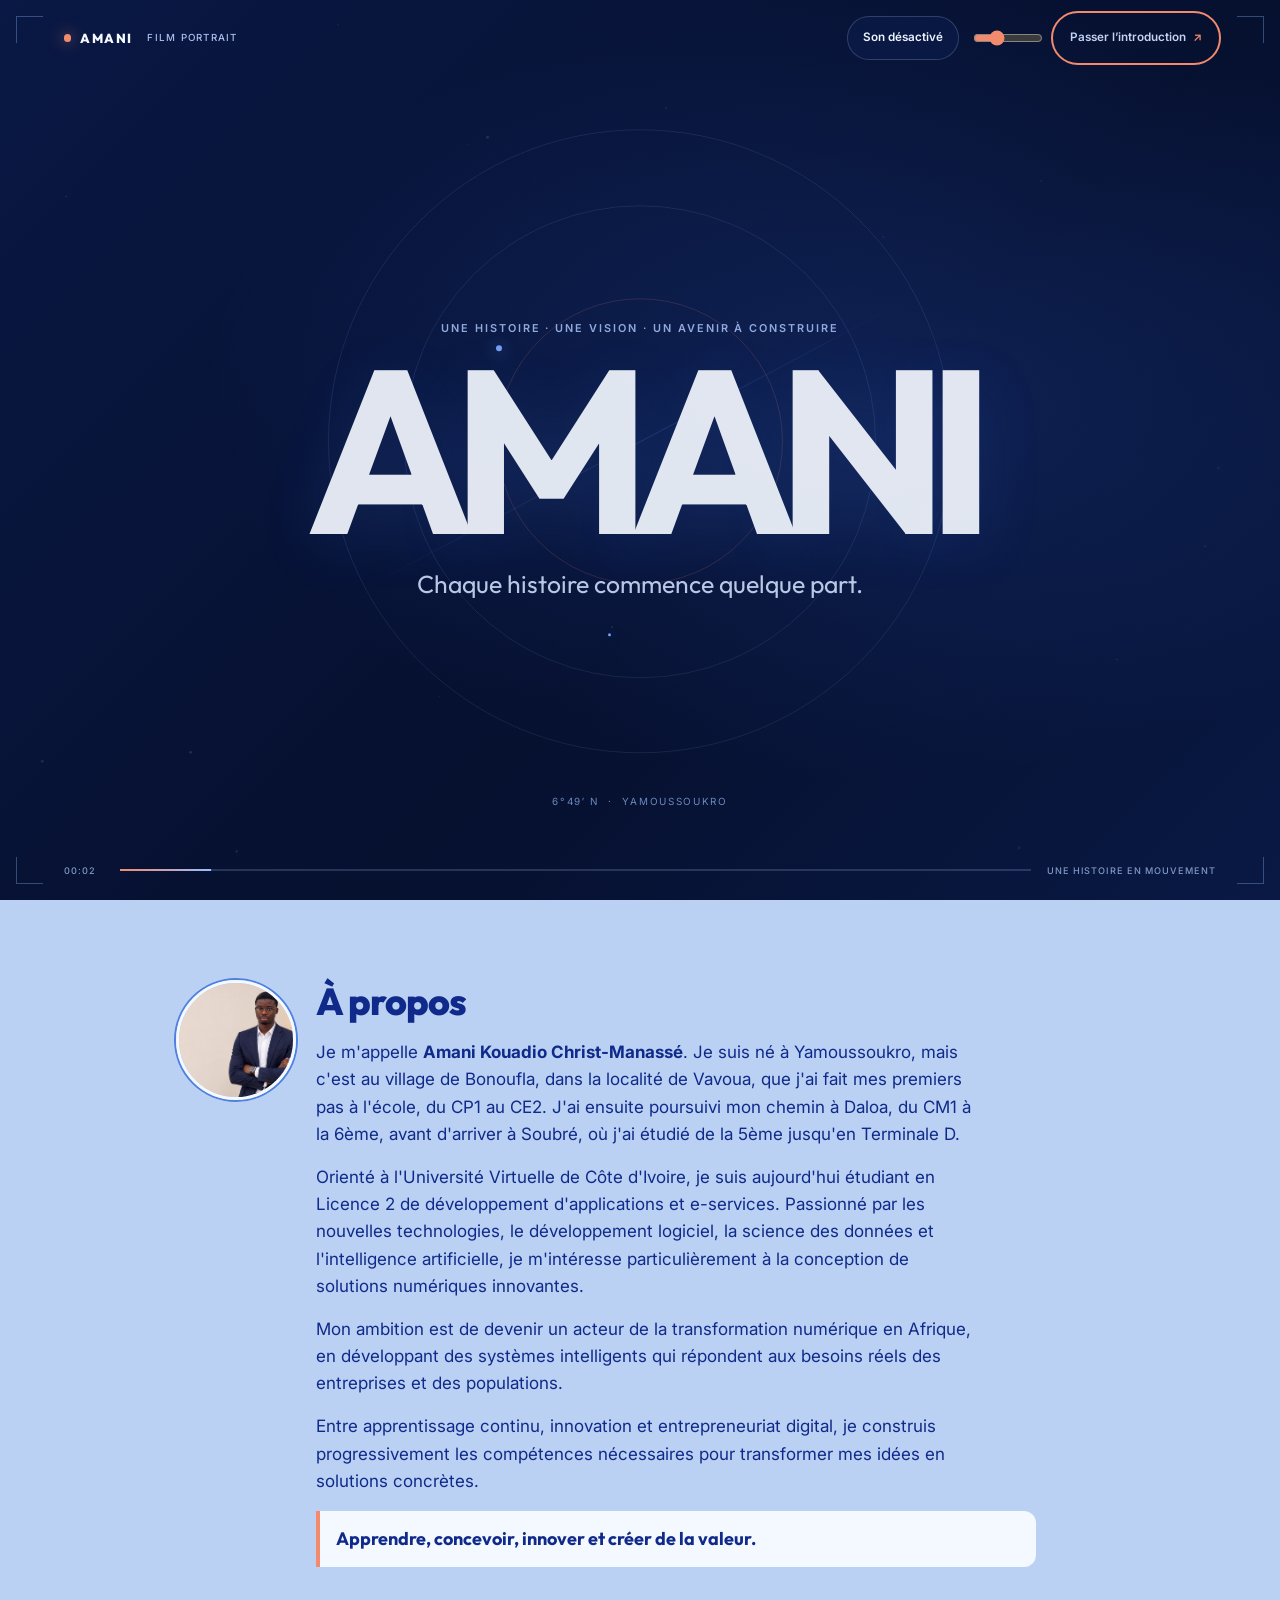
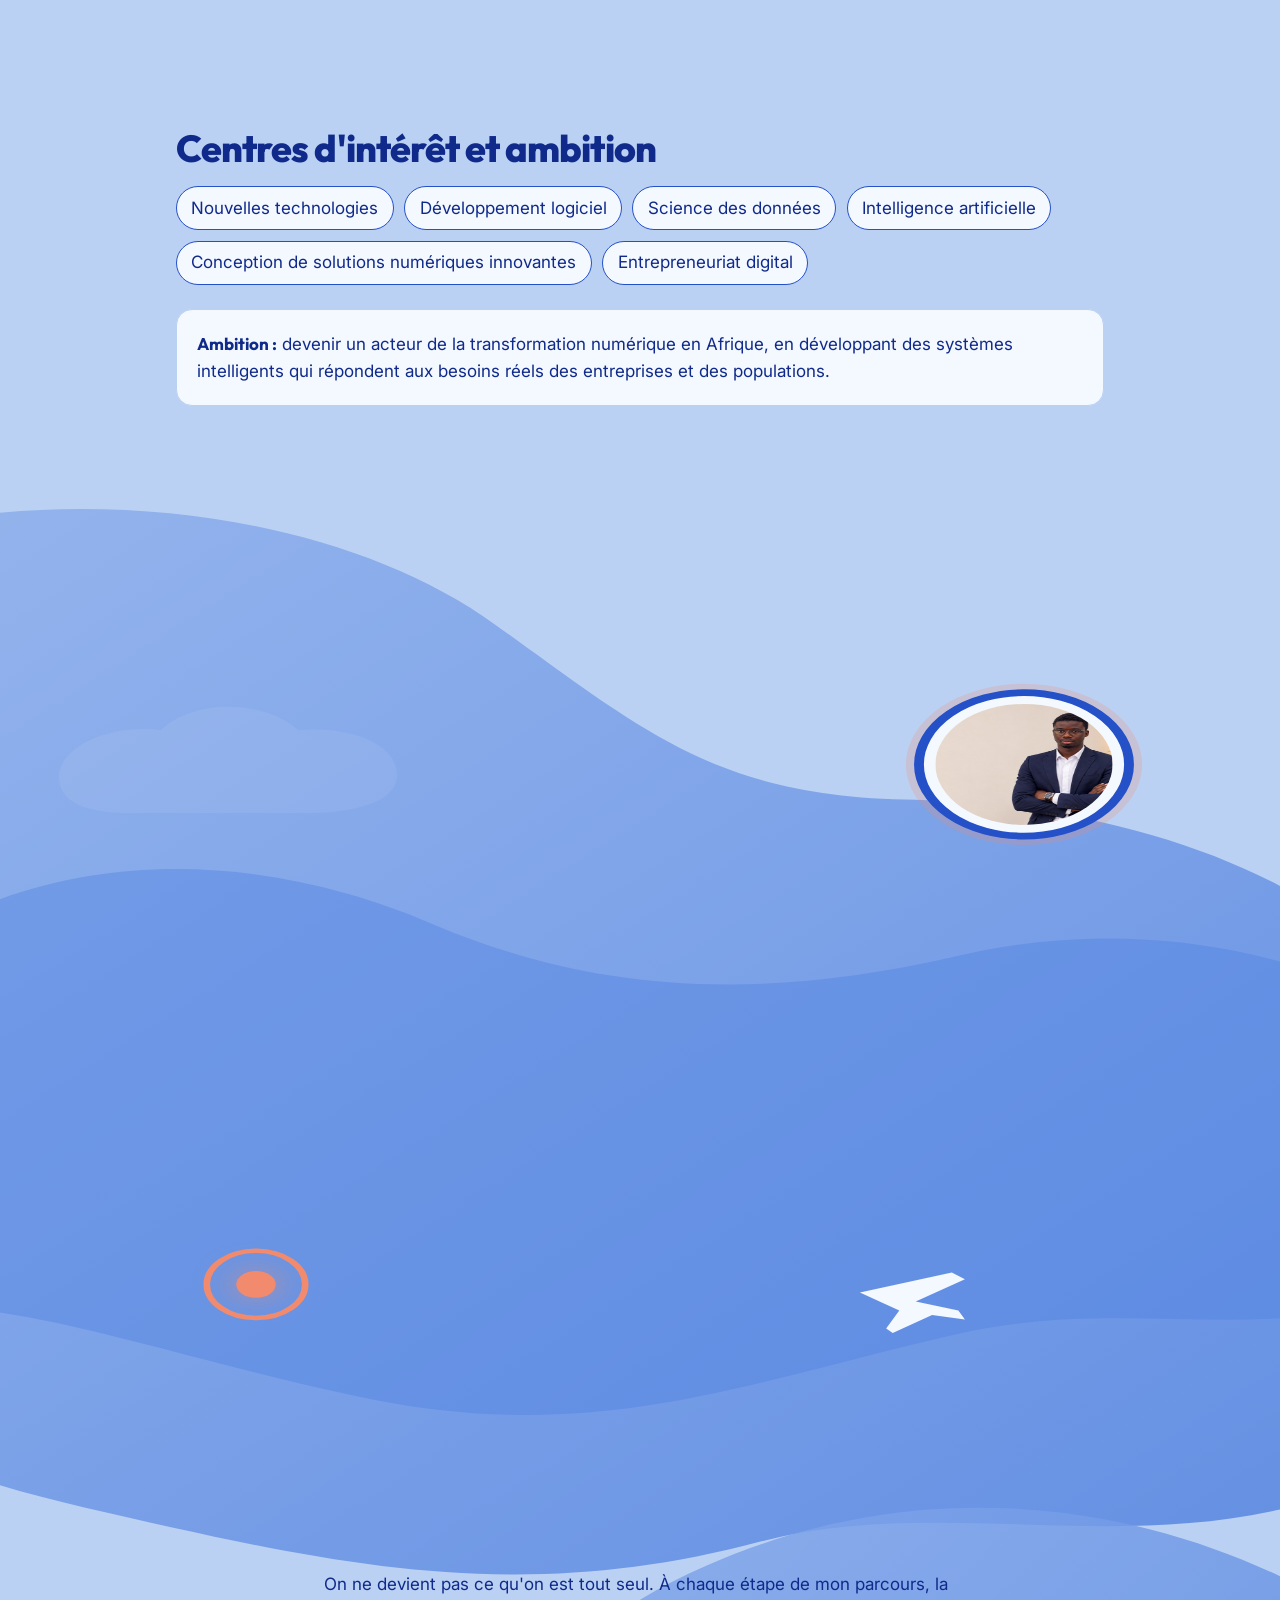
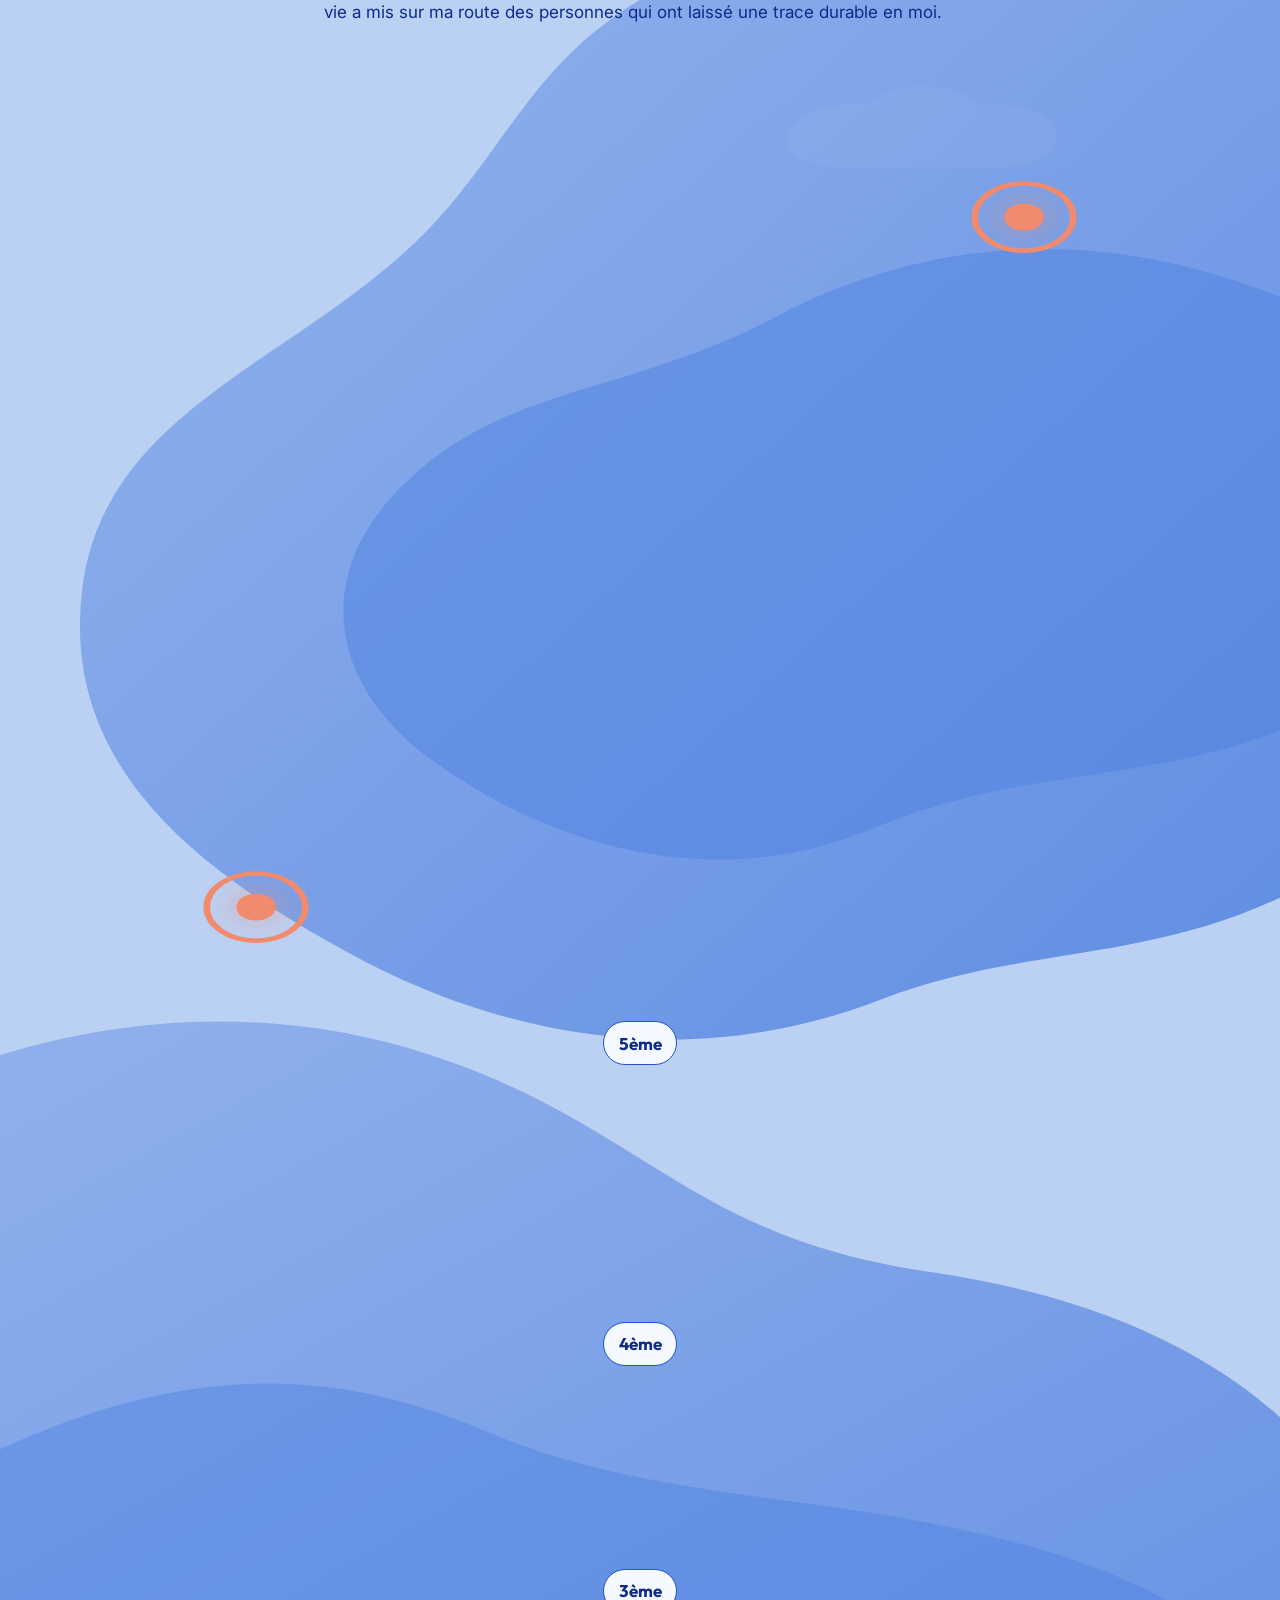
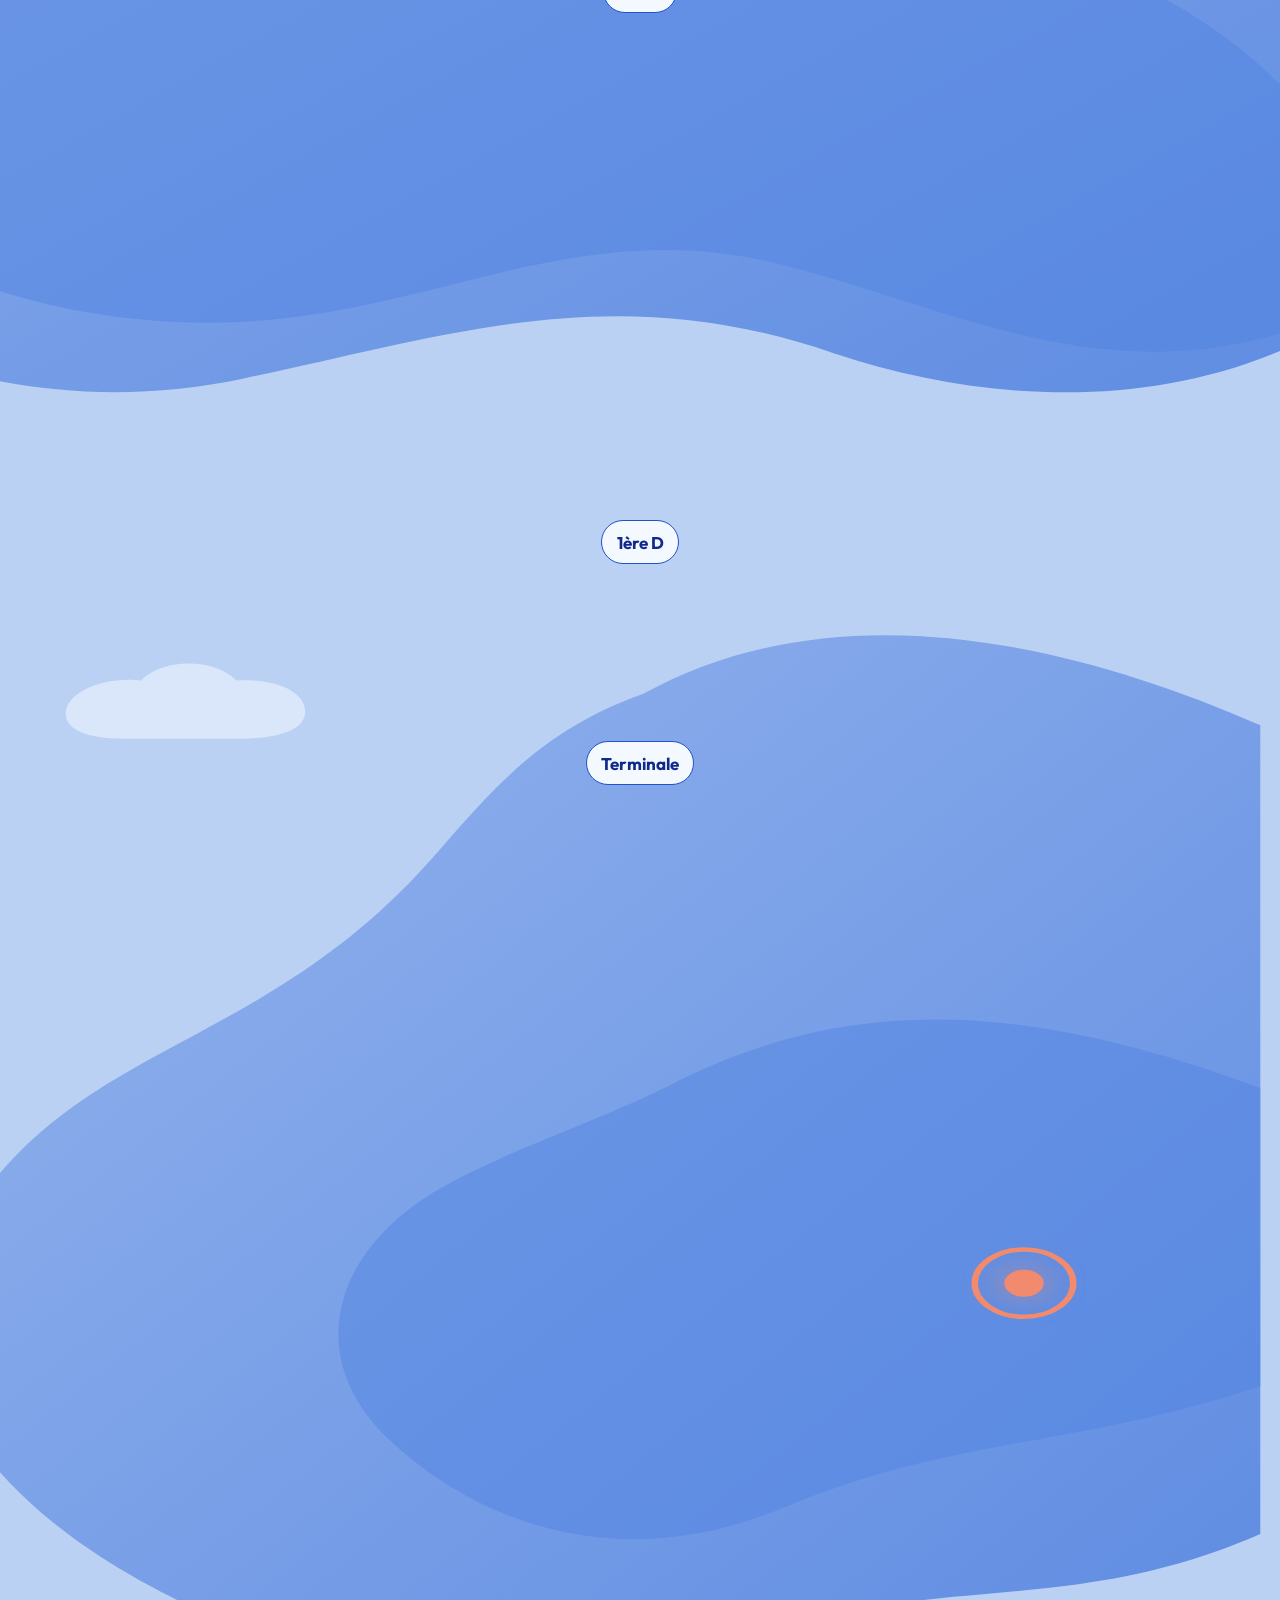
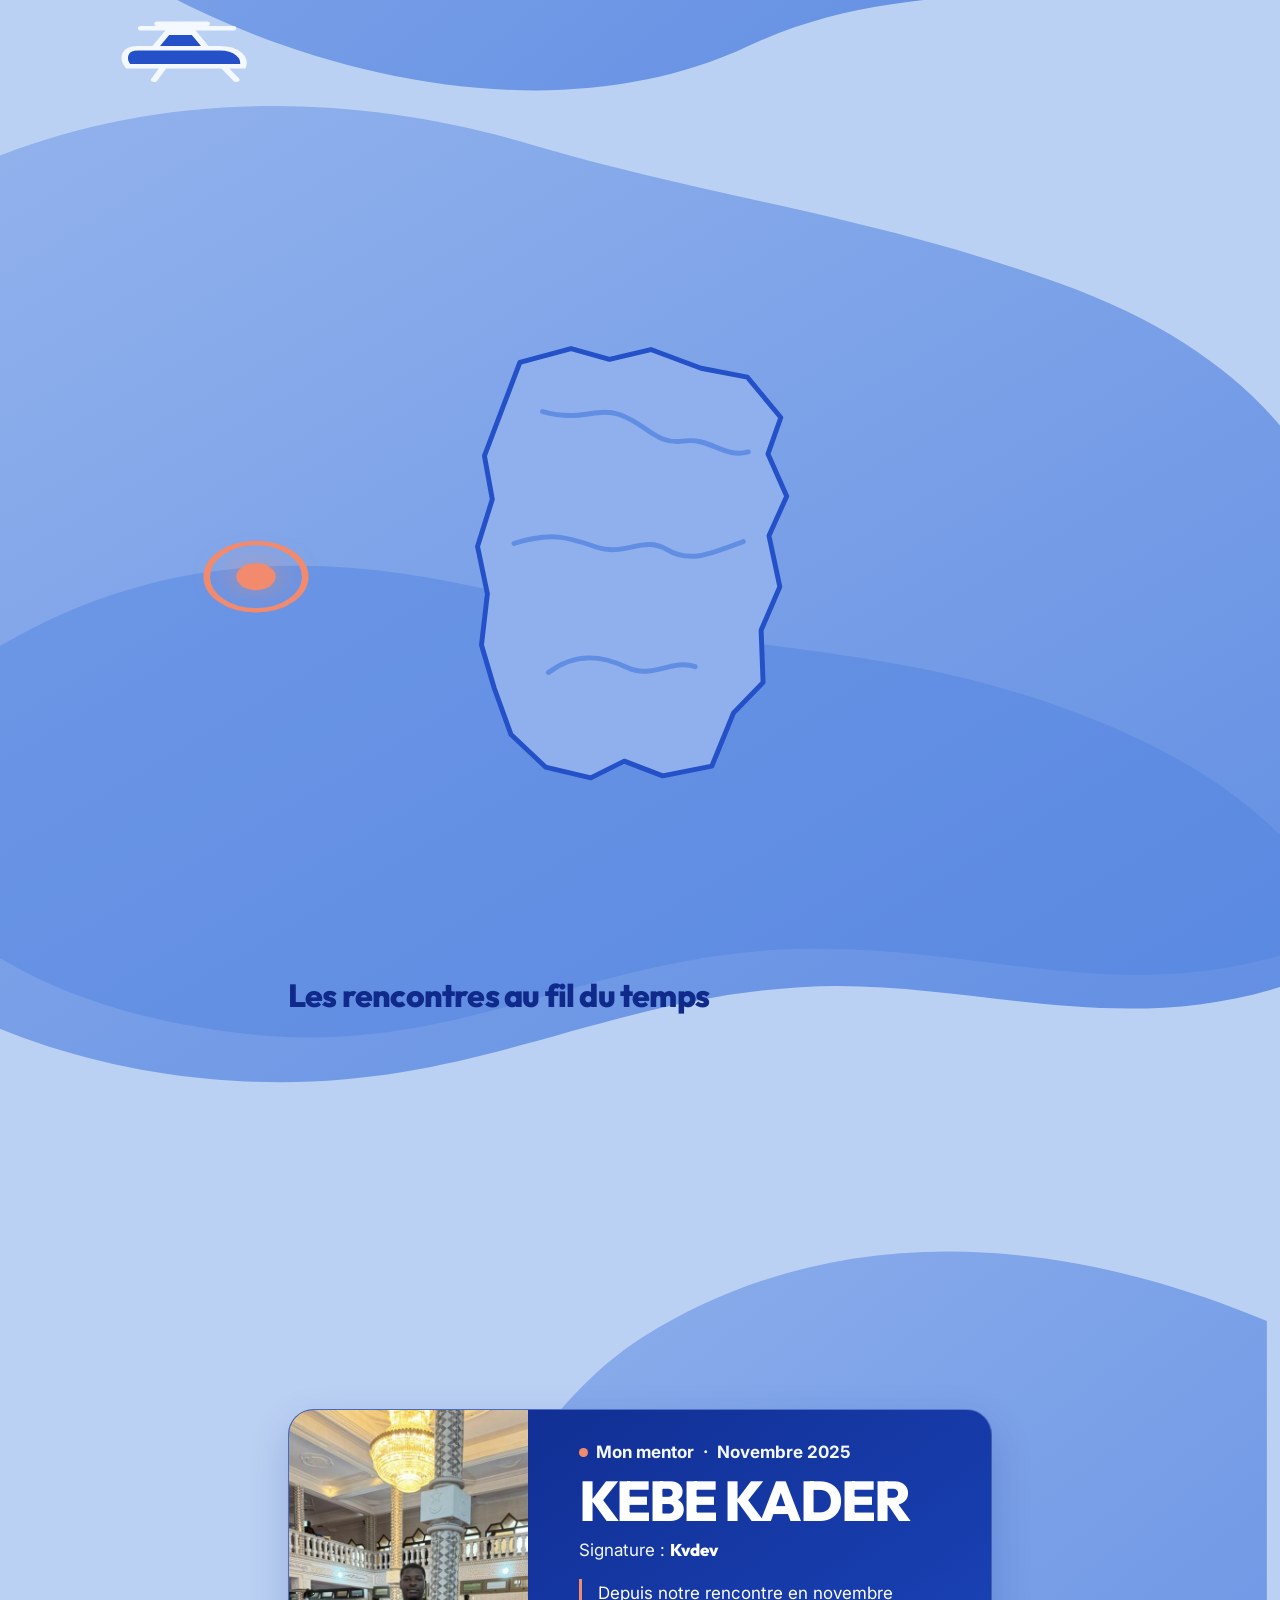
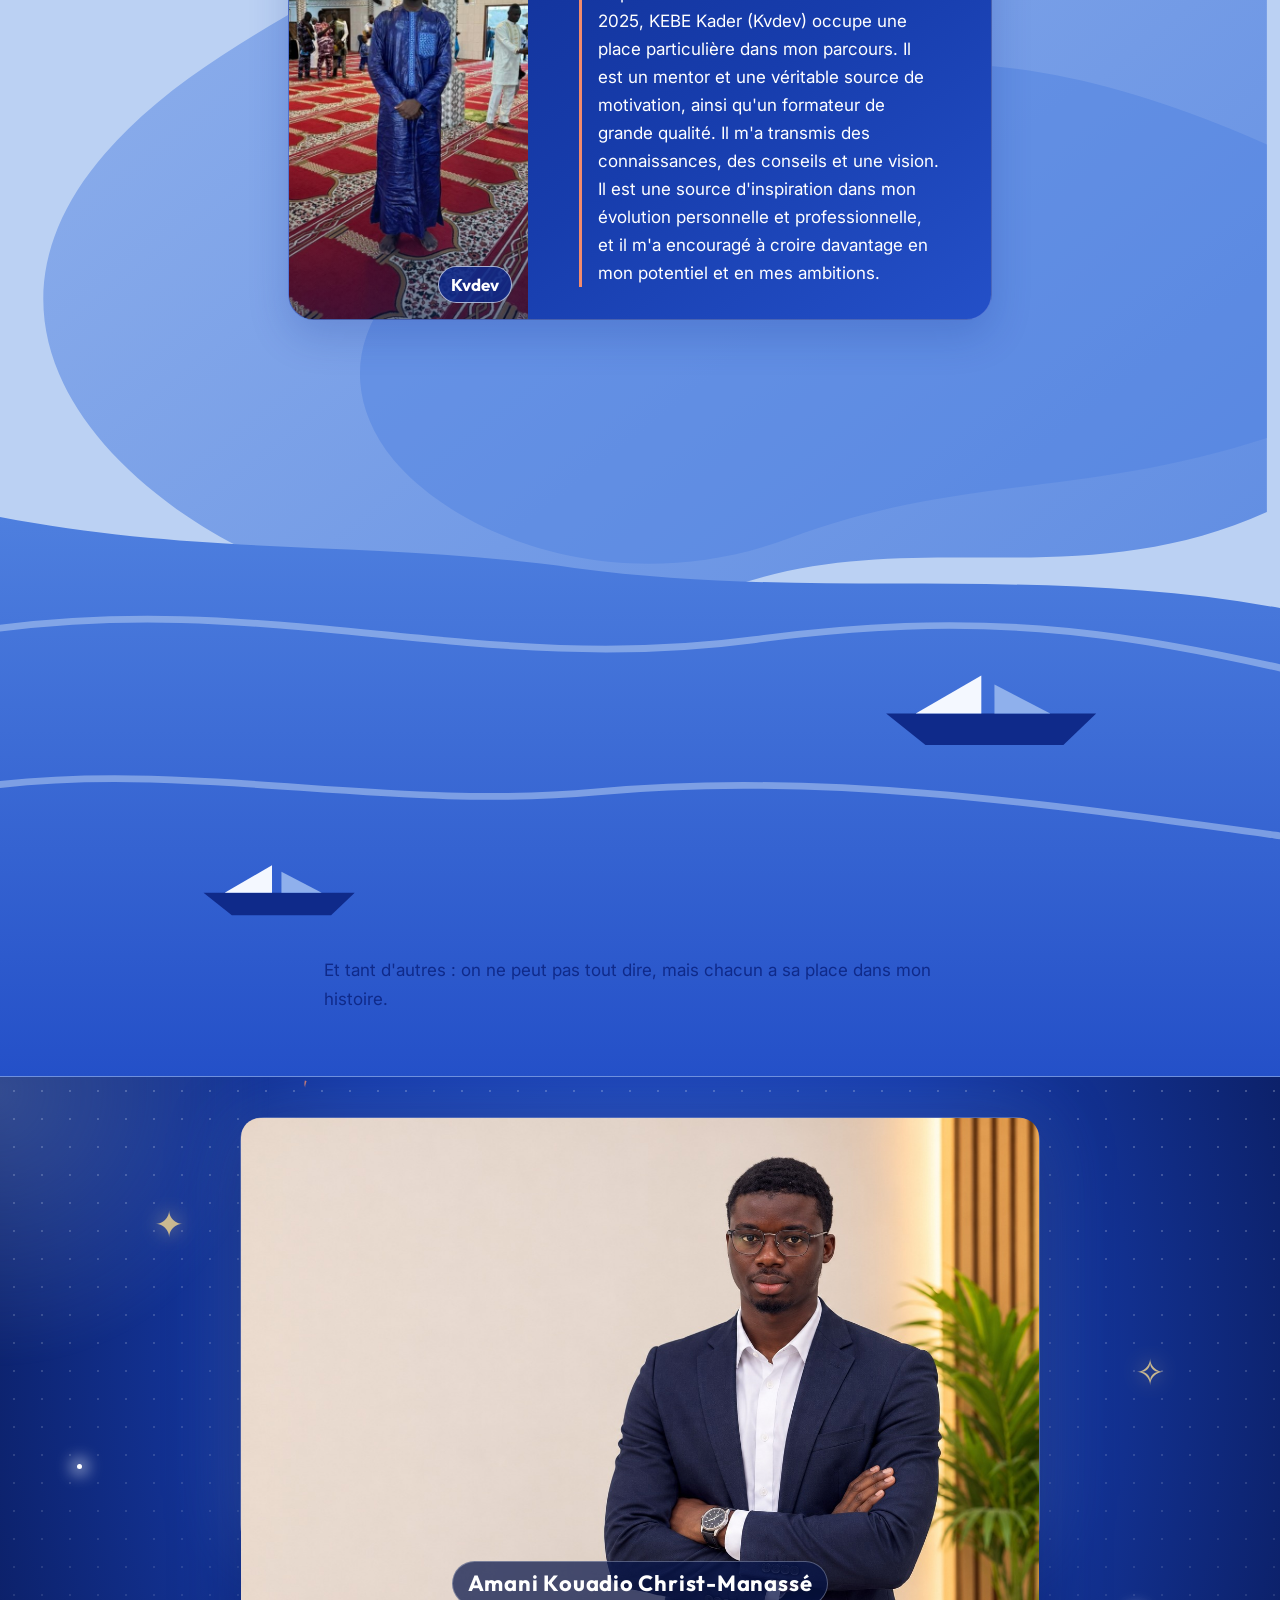
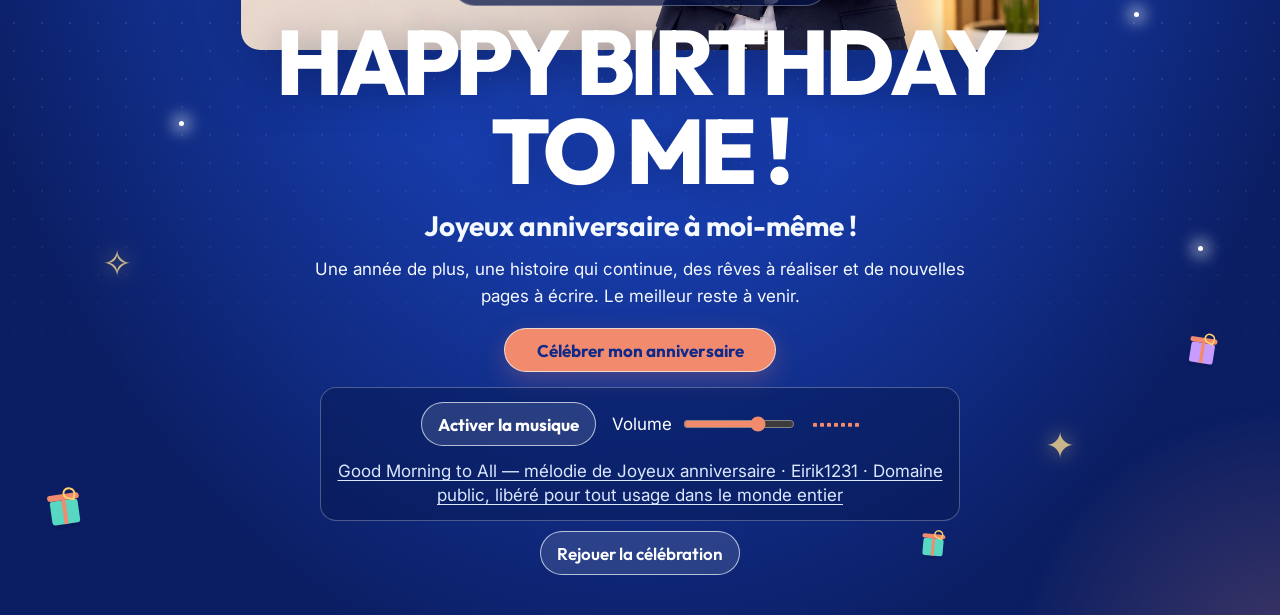
<file: index.html>
<!doctype html>
<html lang="fr">
  <head>
    <meta charset="utf-8">
    <meta name="viewport" content="width=device-width, initial-scale=1">
    <meta name="theme-color" content="#BBD1F3">
    <meta name="description" content="Le portfolio d’Amani Kouadio Christ-Manassé, étudiant en développement d’applications et e-services.">
    <title>Amani Kouadio Christ-Manassé — Mon univers</title>
    <link rel="icon" type="image/svg+xml" href="assets/favicons/favicon.svg">
    <link rel="icon" type="image/png" sizes="32x32" href="assets/favicons/favicon-32.png">
    <link rel="apple-touch-icon" sizes="180x180" href="assets/favicons/apple-touch-icon.png">
    <link rel="icon" type="image/png" sizes="192x192" href="assets/favicons/icon-192.png">
    <link rel="icon" type="image/png" sizes="512x512" href="assets/favicons/icon-512.png">
    <link rel="stylesheet" href="style.css">
    <script src="vendor/gsap.min.js" defer></script>
    <script src="vendor/ScrollTrigger.min.js" defer></script>
    <script src="vendor/MotionPathPlugin.min.js" defer></script>
    <script src="data/contenu.js" defer></script>
    <script src="data/personnes.js" defer></script>
    <script src="script.js" defer></script>
  </head>
  <body>
    <dialog class="cinema-intro" id="cinema-intro" aria-label="Amani — Une histoire, une vision, un avenir à construire">
      <canvas class="cinema-particles" id="cinema-particles" aria-hidden="true"></canvas>
      <p class="visually-hidden" id="cinema-status" aria-live="polite" aria-atomic="true"></p>
      <div class="cinema-frame" aria-hidden="true"><span></span><span></span><span></span><span></span></div>
      <header class="cinema-controls">
        <a class="cinema-mark" href="#accueil" aria-label="Amani, accueil"><span class="cinema-mark__dot"></span> AMANI <span>FILM PORTRAIT</span></a>
        <div class="cinema-control-group"><button class="cinema-sound" id="cinema-sound" type="button" aria-pressed="false" aria-label="Activer le son">Son désactivé</button><label class="cinema-volume"><span class="visually-hidden">Volume du générique</span><input id="cinema-volume" type="range" min="0" max="1" step="0.05" value="0.32" aria-label="Volume du générique"></label><button class="cinema-skip" id="cinema-skip" type="button"><span class="skip-full">Passer l’introduction</span><span class="skip-compact">Passer</span><i aria-hidden="true">↗</i></button></div>
      </header>
      <div class="cinema-scenes" id="cinema-scenes" aria-live="off">
        <section class="cinema-scene cinema-scene--origin" data-cinema-scene="origin" aria-label="Le commencement"><div class="origin-orbit" aria-hidden="true"><span></span><span></span><span></span><i></i></div><p class="cinema-kicker">UNE HISTOIRE · UNE VISION · UN AVENIR À CONSTRUIRE</p><h2 class="origin-title">AMANI</h2><p class="origin-line">Chaque histoire commence quelque part.</p><span class="origin-coordinate">6°49′ N &nbsp;·&nbsp; YAMOUSSOUKRO</span></section>
        <section class="cinema-scene cinema-scene--map" data-cinema-scene="map" aria-label="Mes origines">
          <div class="cinema-copy cinema-copy--map"><p class="cinema-kicker">01 — LES ORIGINES</p><h2>De Yamoussoukro<br>à Soubré.</h2><p>Des premiers pas à Bonoufla, aux années d’apprentissage qui ont dessiné la suite.</p><div class="map-caption"><span class="map-caption__pulse"></span><span id="map-caption-name">Yamoussoukro</span><span class="map-caption__coordinates">CÔTE D’IVOIRE</span></div></div>
          <svg class="cinema-map" viewBox="0 0 420 370" role="img" aria-label="Carte schématique de la Côte d’Ivoire reliant Yamoussoukro, Bonoufla, Daloa et Soubré"><defs><linearGradient id="map-fill" x1="0" y1="0" x2="1" y2="1"><stop stop-color="#4F80DF" stop-opacity=".4"/><stop offset="1" stop-color="#0B1E63" stop-opacity=".15"/></linearGradient><filter id="map-glow"><feGaussianBlur stdDeviation="5" result="blur"/><feMerge><feMergeNode in="blur"/><feMergeNode in="SourceGraphic"/></feMerge></filter></defs><path class="map-country" d="M82 39 139 27 180 40 222 29 270 45 314 34 348 58 357 93 381 120 366 155 381 186 359 216 370 247 347 273 345 307 313 325 281 317 248 336 212 323 181 337 151 320 119 331 96 306 75 298 67 265 43 245 55 211 34 185 49 155 35 126 52 101Z" fill="url(#map-fill)" stroke="#91B8FF" stroke-opacity=".7" stroke-width="1.4"/><path class="map-grid" d="M48 121 356 121M42 186 376 186M57 250 362 250M130 34 120 327M210 31 210 327M290 40 285 318"/><path class="map-route map-route--story" id="cinema-map-route" d="M238 139 C208 125 185 100 155 95 S126 120 119 142 S94 201 85 245"/>
            <image class="map-stamp" href="assets/illustrations/basilique-yamoussoukro.svg" x="202" y="106" width="30" height="30"/><image class="map-stamp" href="assets/illustrations/village-bonoufla.svg" x="116" y="60" width="28" height="28"/><image class="map-stamp" href="assets/illustrations/ecole-daloa.svg" x="134" y="130" width="28" height="28"/><image class="map-stamp" href="assets/illustrations/lycee-soubre.svg" x="96" y="258" width="28" height="28"/>
            <g class="map-place" data-place="Yamoussoukro" transform="translate(238 139)"><circle r="8"/><circle class="map-place__core" r="2.4"/><text x="12" y="-10">YAMOUSSOUKRO</text></g><g class="map-place" data-place="Bonoufla" transform="translate(155 95)"><circle r="8"/><circle class="map-place__core" r="2.4"/><text x="11" y="-10">BONOUFLA</text></g><g class="map-place" data-place="Daloa" transform="translate(119 142)"><circle r="8"/><circle class="map-place__core" r="2.4"/><text x="-48" y="18">DALOA</text></g><g class="map-place" data-place="Soubré" transform="translate(85 245)"><circle r="8"/><circle class="map-place__core" r="2.4"/><text x="-48" y="20">SOUBRÉ</text></g><circle class="map-traveler" id="map-traveler" r="5" cx="238" cy="139"/><text class="map-ocean" x="22" y="352">GOLFE DE GUINÉE</text>
          </svg><span class="map-index" aria-hidden="true">06° 49′ N<br>05° 17′ W</span>
        </section>
        <section class="cinema-scene cinema-scene--timeline" data-cinema-scene="timeline" aria-label="Mon parcours scolaire"><p class="cinema-kicker">02 — LE PARCOURS</p><h2>Chaque étape<br>ouvre un horizon.</h2><div class="school-timeline" aria-label="Chronologie : Bonoufla, Daloa, Soubré, puis l’Université Virtuelle de Côte d’Ivoire"><div class="school-track"><span class="school-track__fill"></span></div><article class="school-stop"><span class="school-stop__point"></span><p>Les premiers pas</p><h3>Bonoufla</h3><span>CP1 → CE2</span></article><article class="school-stop"><span class="school-stop__point"></span><p>Grandir, apprendre</p><h3>Daloa</h3><span>CM1 → 6ème</span></article><article class="school-stop"><span class="school-stop__point"></span><p>Le secondaire</p><h3>Soubré</h3><span>5ème → Terminale D</span></article><article class="school-stop school-stop--uvci"><span class="school-stop__point"></span><p>La suite s’invente</p><h3>UVCI</h3><span>Licence · développement d’applications &amp; e-services</span></article></div><p class="timeline-note">Université Virtuelle de Côte d’Ivoire</p></section>
        <section class="cinema-scene cinema-scene--vision" data-cinema-scene="vision" aria-label="Mes passions et ma vision"><div class="vision-heading"><p class="cinema-kicker">03 — LA CURIOSITÉ EN MOUVEMENT</p><h2>Apprendre, concevoir,<br>innover, créer de la valeur.</h2></div><div class="vision-lab" aria-hidden="true"><div class="vision-code"><span>01 / SOFTWARE</span><pre><i>const</i> idee = <b>curiosité</b>;<br>&gt; <em>concevoir</em>(idee);<br><span class="code-cursor"></span></pre></div><svg class="vision-network" viewBox="0 0 240 200"><path d="M25 132 75 52 116 123 159 39 213 102M25 132 91 165 116 123 193 169 213 102M75 52 159 39M91 165 159 39"/><g><circle cx="25" cy="132" r="5"/><circle cx="75" cy="52" r="7"/><circle cx="116" cy="123" r="5"/><circle cx="159" cy="39" r="6"/><circle cx="213" cy="102" r="7"/><circle cx="91" cy="165" r="4"/><circle cx="193" cy="169" r="5"/></g></svg><div class="vision-orbit"><span>IA</span><i></i><i></i></div><div class="vision-tags"><span>Développement logiciel</span><span>Science des données</span><span>Intelligence artificielle</span><span>Technologies nouvelles</span><span>Innovation numérique</span></div></div><p class="vision-footer">L’idée devient outil. L’outil devient impact.</p></section>
        <section class="cinema-scene cinema-scene--people" data-cinema-scene="people" aria-label="Les rencontres qui m’ont marqué"><p class="cinema-kicker">04 — LES RENCONTRES</p><h2>On ne devient pas<br>soi-même tout seul.</h2><div class="people-reel"><article class="reel-portrait"><img src="img/danielle.jpeg" alt="Danielle" width="256" height="320"><span>Danielle &amp; Eslie</span></article><article class="reel-portrait"><img src="img/cedric.jpeg" alt="Gnamien N’Goran Cédric Junior" width="256" height="320"><span>Cédric Junior</span></article><article class="reel-portrait reel-portrait--mentor"><img src="img/kader.jpeg" alt="Kader KEBE, Kvdev, mon mentor" width="256" height="320"><span>KEBE KADER <i>· MENTOR</i></span><b>Kvdev</b></article><article class="reel-portrait"><img src="img/alma.jpeg" alt="Les ALMA" width="256" height="320"><span>Les ALMA</span></article><article class="reel-portrait"><img src="img/artur.jpeg" alt="Arthur" width="256" height="320"><span>Arthur</span></article></div><p class="people-names">Boka Grâce · Anabelle · Abdoul Aziz · Hugor · Séphora · Arrielle · Sarah Valencia · Les frères Bernabé · Kader KEBE · Les ALMA · Arthur · Emmanuelle Déborah</p></section>
        <section class="cinema-scene cinema-scene--future" data-cinema-scene="future" aria-label="Ma vision de demain"><div class="future-map-wrap"><svg class="future-map" viewBox="0 0 420 370" aria-hidden="true"><path d="M82 39 139 27 180 40 222 29 270 45 314 34 348 58 357 93 381 120 366 155 381 186 359 216 370 247 347 273 345 307 313 325 281 317 248 336 212 323 181 337 151 320 119 331 96 306 75 298 67 265 43 245 55 211 34 185 49 155 35 126 52 101Z"/><g class="future-connections"><path d="M238 139 119 235M238 139 185 255M119 235 185 255M166 194 313 112M185 255 295 290M238 139 310 210"/><circle cx="238" cy="139" r="4"/><circle cx="119" cy="235" r="4"/><circle cx="185" cy="255" r="4"/><circle cx="313" cy="112" r="4"/><circle cx="295" cy="290" r="4"/><circle cx="310" cy="210" r="4"/></g></svg><span class="future-word future-word--tech">TECHNOLOGIE</span><span class="future-word future-word--innov">INNOVATION</span><span class="future-word future-word--africa">AFRIQUE</span><span class="future-word future-word--avenir">AVENIR</span></div><div class="future-copy"><p class="cinema-kicker">05 — DEMAIN</p><h2>Construire des solutions<br>qui font avancer l’Afrique.</h2><p>Devenir un acteur de la transformation numérique en Afrique, avec des systèmes intelligents au service des besoins réels.</p></div></section>
        <section class="cinema-scene cinema-scene--final" data-cinema-scene="final" aria-label="Amani Kouadio Christ-Manassé, mon histoire ne fait que commencer"><div class="final-image"><img src="img/manasse.jpeg" alt="Portrait d’Amani Kouadio Christ-Manassé" width="900" height="1200"></div><div class="final-shade"></div><div class="final-copy"><p class="cinema-kicker">LA SUITE S’ÉCRIT ENSEMBLE</p><h2>AMANI<br><span>KOUADIO CHRIST-MANASSÉ</span></h2><p>Mon histoire ne fait que commencer.</p><a class="cinema-cta" href="#a-propos">DÉCOUVRIR MON UNIVERS <span aria-hidden="true">↗</span></a></div></section>
        <section class="cinema-scene cinema-scene--summary" data-cinema-scene="summary" aria-label="Présentation de mon parcours sans animation"><p class="cinema-kicker">AMANI — UNE HISTOIRE, UNE VISION, UN AVENIR À CONSTRUIRE</p><h2>De Bonoufla à l’UVCI.<br>Et maintenant, la suite.</h2><p>Étudiant en développement d’applications et e-services, passionné par le logiciel, la science des données et l’intelligence artificielle. Je veux contribuer à la transformation numérique en Afrique.</p><a class="cinema-cta" href="#a-propos">DÉCOUVRIR MON UNIVERS <span aria-hidden="true">↗</span></a></section>
      </div>
      <footer class="cinema-footer"><span id="cinema-timecode">00:00</span><div class="cinema-progress" role="progressbar" aria-label="Progression de l’introduction" aria-valuemin="0" aria-valuemax="100" aria-valuenow="0"><span id="cinema-progress-bar"></span></div><span>UNE HISTOIRE EN MOUVEMENT</span></footer>
    </dialog>
    <main class="welcome" id="accueil">
      <div class="sky-grain" aria-hidden="true"></div>

      <section class="intro" aria-labelledby="hero-title">
        <p class="welcome-line"><span aria-hidden="true"></span>Bienvenue dans mon univers</p>
        <h1 id="hero-title">Amani Kouadio<br>Christ-Manassé</h1>
        <p class="subtitle">Étudiant en développement d'applications et e-services</p>
        <p class="motto">« Apprendre, concevoir, innover et créer de la valeur. »</p>
      </section>

      <svg class="opening-map" viewBox="0 0 390 600" preserveAspectRatio="xMidYMax slice" aria-hidden="true">
        <defs>
          <linearGradient id="skyFade" x1="195" y1="0" x2="195" y2="600" gradientUnits="userSpaceOnUse">
            <stop stop-color="var(--sky)" stop-opacity="0"/>
            <stop offset=".58" stop-color="var(--sky)" stop-opacity=".2"/>
            <stop offset="1" stop-color="var(--land)" stop-opacity=".34"/>
          </linearGradient>
          <linearGradient id="landFade" x1="195" y1="340" x2="195" y2="600" gradientUnits="userSpaceOnUse">
            <stop stop-color="var(--land)"/>
            <stop offset="1" stop-color="var(--deep)"/>
          </linearGradient>
        </defs>
        <rect width="390" height="600" fill="url(#skyFade)"/>
        <g class="cloud cloud-one" fill="var(--map-white)" opacity=".72" aria-hidden="true">
          <path d="M38 132c0-10 11-17 23-16 7-10 22-10 30 0 13-2 22 5 22 14 0 8-8 12-20 12H54c-10 0-16-3-16-10Z"/>
        </g>
        <g class="cloud cloud-two" fill="var(--map-white)" opacity=".48" aria-hidden="true">
          <path d="M264 190c0-8 8-13 18-12 6-8 18-8 24 0 10-1 17 4 17 11 0 6-6 9-15 9h-31c-8 0-13-3-13-8Z"/>
        </g>
        <g class="aircraft" transform="translate(298 93)" fill="var(--map-white)" aria-hidden="true">
          <path d="m0 10 26-9 4 3-14 10 12 3 2 4-9-1-12 8-2-2 4-8L0 10Z"/>
          <path d="m-26 18 22-5" fill="none" stroke="var(--map-white)" stroke-dasharray="3 4" stroke-width="1.5" opacity=".65"/>
        </g>

        <path d="M-30 432c58-32 103-20 174-34 84-16 160 13 277-9v211H-30V432Z" fill="var(--deep)" opacity=".65"/>
        <path d="M-25 475c66-39 111-35 178-28 78 8 132-34 267-4v157H-25V475Z" fill="url(#landFade)"/>
        <path d="M36 522c83-22 122-3 192-24 51-16 105-27 175-13v115H36V522Z" fill="var(--night)" opacity=".55"/>

        <g class="basilica" transform="translate(194 314)" aria-hidden="true">
          <path d="M-50 111h100c-1-8-10-13-23-16h-54c-13 3-22 8-23 16Z" fill="var(--map-white)"/>
          <path d="M-37 100v11m14-11v11m14-11v11m18-11v11m14-11v11m14-11v11" stroke="var(--deep)" stroke-width="4"/>
          <path d="M-34 97c0-34 68-34 68 0v4h-68v-4Z" fill="var(--map-white)"/>
          <path d="M-18 100c0-26 36-26 36 0" fill="none" stroke="var(--sky)" stroke-width="5"/>
          <path d="M-4 64h8v9h-8z" fill="var(--map-white)"/>
          <circle cy="59" r="3" fill="var(--signal)"/>
          <path d="M-1 43h2v5h5v2H1v5h-2v-5h-5v-2h5v-5Z" fill="var(--map-white)"/>
        </g>

        <path d="M54 471c36-34 78-37 116-20 45 19 89-25 161-7" fill="none" stroke="var(--map-white)" stroke-width="4" stroke-linecap="round" stroke-dasharray="1 9" opacity=".94"/>
        <path d="M54 471c36-34 78-37 116-20 45 19 89-25 161-7" fill="none" stroke="var(--land)" stroke-width="1.5" opacity=".5"/>
        <g class="beacons" aria-hidden="true">
          <circle cx="111" cy="440" r="3" fill="var(--signal)"/><circle cx="111" cy="440" r="7" fill="none" stroke="var(--signal)" opacity=".55"/>
          <circle cx="220" cy="455" r="3" fill="var(--map-white)"/><circle cx="220" cy="455" r="7" fill="none" stroke="var(--map-white)" opacity=".45"/>
          <circle cx="310" cy="442" r="3" fill="var(--signal)"/><circle cx="310" cy="442" r="7" fill="none" stroke="var(--signal)" opacity=".55"/>
        </g>
      </svg>

      <div class="departure" id="depart">
        <div class="portrait-wrap">
          <img class="portrait" src="img/manasse.jpeg" alt="Portrait d’Amani Kouadio Christ-Manassé" width="72" height="72">
          <span class="compass" aria-hidden="true">
            <svg viewBox="0 0 24 24"><path d="M3 11 22 2l-9 20-2-9-8-2Z"/></svg>
          </span>
        </div>
      </div>

      <a class="discover" href="#a-propos">
        <span>Découvrir mon histoire</span>
        <svg aria-hidden="true" viewBox="0 0 24 24"><path d="M4 12h15m-7-7 7 7-7 7"/></svg>
      </a>
      <button class="replay-intro" id="replay-intro" type="button"><span aria-hidden="true">↺</span> Revoir le générique</button>
    </main>

    <section class="about-section reveal" id="a-propos" aria-labelledby="about-heading" tabindex="-1">
      <div class="about-layout">
        <img class="about-portrait" src="img/manasse.jpeg" alt="Amani Kouadio Christ-Manassé" width="120" height="120" loading="lazy">
        <div class="about-copy">
          <h2 id="about-heading">À propos</h2>
          <div id="bio-paragraphs"></div>
          <p class="about-motto" id="about-motto"></p>
        </div>
      </div>
    </section>

    <section class="interests-section reveal" aria-labelledby="interests-heading">
      <div class="interests-layout">
        <h2 id="interests-heading">Centres d'intérêt et ambition</h2>
        <ul class="interest-list" id="interest-list"></ul>
        <aside class="ambition-card" aria-label="Ambition">
          <p><strong>Ambition :</strong> <span id="ambition-text"></span></p>
        </aside>
      </div>
    </section>

    <section class="journey" id="parcours" aria-labelledby="journey-heading" tabindex="-1">
      <h2 class="visually-hidden" id="journey-heading">Parcours</h2>
      <svg class="journey-art" viewBox="0 0 390 3120" preserveAspectRatio="none" aria-hidden="true">
        <defs>
          <linearGradient id="island-shade" x1="0" y1="0" x2="1" y2="1">
            <stop stop-color="var(--island-light)"/>
            <stop offset="1" stop-color="var(--land)"/>
          </linearGradient>
          <linearGradient id="sea-shade" x1="0" y1="0" x2="0" y2="1">
            <stop stop-color="var(--land)"/>
            <stop offset="1" stop-color="var(--deep)"/>
          </linearGradient>
          <clipPath id="traveler-clip"><circle r="27"/></clipPath>
        </defs>
        <rect width="390" height="3120" fill="var(--sky)"/>
        <g class="map-cloud cloud-drift-a" fill="var(--map-white)" opacity=".8">
          <path d="M18 130c0-14 16-24 31-21 10-14 31-14 42 0 17-2 30 7 30 20 0 11-11 17-28 17H40c-14 0-22-5-22-16Z"/>
        </g>
        <g class="map-cloud cloud-drift-b" fill="var(--map-white)" opacity=".6">
          <path d="M240 560c0-11 13-18 25-16 7-11 25-11 34 0 14-2 23 6 23 15 0 9-9 13-22 13h-41c-11 0-19-4-19-12Z"/>
        </g>
        <g class="map-cloud cloud-drift-c" fill="var(--map-white)" opacity=".55">
          <path d="M20 1530c0-10 12-17 23-15 7-10 22-10 29 0 12-1 21 5 21 14 0 8-8 12-20 12H37c-10 0-17-4-17-11Z"/>
        </g>

        <g class="island-shapes">
          <path d="M-68 34C7-7 99 7 151 62c45 47 67 77 128 78 60 2 121 31 148 82v215c-67 51-133 10-195 34-76 30-134 9-206-15-53-18-87-42-112-87V95Z" fill="url(#island-shade)" opacity=".82"/>
          <path d="M-28 204c54-48 114-37 159-9 43 27 92 38 160 15 53-18 100-5 148 30v116c-53 31-94 4-149 23-65 22-110 50-182 27-65-20-110-49-157-38Z" fill="var(--land)" opacity=".42"/>

          <path d="M215 482c71-46 142-25 191 17v386c-48 44-91 32-137 58-54 31-109 20-157-16-56-43-93-91-87-166 7-87 73-104 112-172 24-42 31-77 78-107Z" fill="url(#island-shade)" opacity=".85"/>
          <path d="M241 635c64-45 121-26 165 5v174c-56 37-89 22-140 53-51 31-100 5-133-29-34-35-38-86-9-126 31-44 69-38 117-77Z" fill="var(--land)" opacity=".48"/>

          <path d="M-66 1018c52-59 129-83 197-50 65 31 79 82 153 97 65 14 107 52 130 107v177c-48 47-109 45-160 20-67-34-117-8-179 11-63 20-119-10-159-53-50-54-40-142 18-201Z" fill="url(#island-shade)" opacity=".85"/>
          <path d="M-18 1157c61-47 110-56 166-21 50 31 100 27 157 48 50 18 77 48 97 85v85c-63 36-110-5-165-25-61-22-104 22-164 26-57 4-113-27-132-69-22-47-7-96 41-129Z" fill="var(--land)" opacity=".45"/>

          <path d="M196 1521c57-46 127-25 188 14v361c-61 39-105 15-156 50-55 38-126 16-176-22-62-46-91-113-57-180 33-65 82-67 130-139 19-29 34-65 71-84Z" fill="url(#island-shade)" opacity=".86"/>
          <path d="M209 1692c50-35 102-35 175 5v133c-58 28-92 22-145 54-53 33-97 3-121-31-25-35-18-83 17-112 25-20 48-29 74-49Z" fill="var(--land)" opacity=".45"/>

          <path d="M-46 2032c59-64 137-73 208-42 53 23 105 32 161 62 51 27 76 68 89 119v182c-62 45-112 8-168 13-66 6-105 51-180 41-74-10-131-68-144-133-15-78-13-175 34-242Z" fill="url(#island-shade)" opacity=".84"/>
          <path d="M-14 2227c59-61 118-56 175-34 68 27 110 17 173 54 44 26 63 57 78 93-64 42-108 6-170 9-64 3-102 48-166 38-59-9-98-45-110-87-8-29 0-52 20-73Z" fill="var(--land)" opacity=".44"/>

          <path d="M196 2522c58-53 126-46 190-7v353c-56 37-105 7-158 31-62 28-130 12-171-29-43-43-60-103-25-162 34-57 90-78 127-134 12-19 20-36 37-52Z" fill="url(#island-shade)" opacity=".84"/>
          <path d="M212 2697c52-43 108-36 174 7v131c-57 27-93 16-146 45-50 27-99 1-120-35-20-36-10-76 22-102 26-21 48-28 70-46Z" fill="var(--land)" opacity=".48"/>
        </g>

        <path d="M-20 2864c74 26 126 15 195 29 82 16 151-5 235 24v203H-20v-256Z" fill="url(#sea-shade)"/>
        <path d="M-10 2922c90-21 153 20 240 3 66-13 109-5 170 16M-12 2992c65-15 127 10 194 1 71-10 145 7 225 23" fill="none" stroke="var(--sea-line)" stroke-width="3" stroke-linecap="round" opacity=".52"/>

        <g transform="translate(262 350)" fill="var(--map-white)">
          <g class="ambient-plane">
            <path d="m0 10 28-9 4 3-15 10 13 4 2 4-10-2-12 8-2-2 4-8L0 10Z"/>
          </g>
        </g>
        <g transform="translate(35 1930)" fill="var(--deep)" stroke="var(--map-white)" stroke-width="2">
          <g class="ambient-heli">
            <path d="M7 17h25c5 0 8 4 7 8H4c-2-4-1-8 3-8Zm9-7h8l4 7H12l4-7Zm-3-4h15M8 8h28M15 25l-3 6m21-6 4 6" stroke-linecap="round"/>
          </g>
        </g>
        <g transform="translate(270 2940)">
          <g class="ambient-boat boat-rock">
            <path d="M0 18h64l-10 14H12L0 18Z" fill="var(--night)"/>
            <path d="M29 1v17H9L29 1Z" fill="var(--map-white)"/>
            <path d="M33 5v13h17L33 5Z" fill="var(--island-light)"/>
          </g>
        </g>
        <g transform="translate(62 3025) scale(.72)">
          <g class="ambient-boat boat-rock boat-second">
            <path d="M0 18h64l-10 14H12L0 18Z" fill="var(--night)"/>
            <path d="M29 1v17H9L29 1Z" fill="var(--map-white)"/>
            <path d="M33 5v13h17L33 5Z" fill="var(--island-light)"/>
          </g>
        </g>

        <path id="journey-route" class="journey-route" d="M310 260C310 480 78 535 78 780S312 1055 312 1300 78 1575 78 1820 312 2095 312 2340 78 2615 78 2860"/>

        <g id="waypoints" class="waypoints" fill="var(--signal)">
          <circle cx="310" cy="260" r="6"/><circle cx="78" cy="780" r="6"/>
          <circle cx="312" cy="1300" r="6"/><circle cx="78" cy="1820" r="6"/>
          <circle cx="312" cy="2340" r="6"/><circle cx="78" cy="2860" r="6"/>
        </g>
        <g id="waypoint-rings" class="waypoint-rings" fill="none" stroke="var(--signal)">
          <circle cx="310" cy="260" r="15"/><circle cx="78" cy="780" r="15"/>
          <circle cx="312" cy="1300" r="15"/><circle cx="78" cy="1820" r="15"/>
          <circle cx="312" cy="2340" r="15"/><circle cx="78" cy="2860" r="15"/>
        </g>

        <g class="traveler" id="traveler" transform="translate(310 260)">
          <circle r="36" fill="var(--signal)" opacity=".22" class="traveler-halo"/>
          <circle r="32" fill="var(--map-white)" stroke="var(--deep)" stroke-width="3"/>
          <image href="img/manasse.jpeg" x="-27" y="-27" width="54" height="54" preserveAspectRatio="xMidYMid slice" clip-path="url(#traveler-clip)"/>
        </g>
      </svg>

      <div class="journey-stops">
        <article class="journey-stop stop-right" data-step="0" data-route-x="0.8">
          <div class="stop-card">
            <svg class="stop-vignette" viewBox="0 0 120 82" aria-hidden="true"><path d="M7 72h106"/><path d="M26 67h68l-8-8H34l-8 8Z"/><path d="M38 58c0-19 44-19 44 0v4H38v-4Z"/><path d="M51 58c0-13 18-13 18 0"/><path d="M58 36h4v8h-4z"/><path d="M60 22v13m-8-8h16"/></svg>
            <h3 class="stop-title">Yamoussoukro</h3>
            <p class="stop-period">Naissance</p>
            <img class="stop-portrait" src="img/manasse.jpeg" alt="Amani Kouadio Christ-Manassé" loading="lazy" width="64" height="64">
          </div>
        </article>
        <article class="journey-stop stop-left" data-step="1" data-route-x="0.2">
          <div class="stop-card">
            <svg class="stop-vignette" viewBox="0 0 120 82" aria-hidden="true"><path d="M8 70h104"/><path d="m19 49 20-16 21 16v20H19V49Zm42 3 17-14 22 14v17H61V52Z"/><path d="M29 70V55h12v15m28 0V57h12v13m15-24v11"/><path d="M8 37c10-9 17-8 25-2m67-9c8-6 13-5 19-1"/></svg>
            <h3 class="stop-title">Bonoufla</h3>
            <p class="stop-period">CP1 au CE2</p>
            <img class="stop-portrait" src="img/manasse.jpeg" alt="Amani Kouadio Christ-Manassé" loading="lazy" width="64" height="64">
          </div>
        </article>
        <p class="encounter-intro" id="encounter-introduction"></p>
        <article class="journey-stop stop-right journey-stop--people" data-step="2" data-route-x="0.8" data-stage="daloa">
          <div class="stop-card">
            <svg class="stop-vignette" viewBox="0 0 120 82" aria-hidden="true"><path d="M8 70h104"/><path d="m22 70 12-30h48l14 30H22Z"/><path d="M39 40c0-10 8-17 17-17s17 7 17 17m-24 0V29m14 11V29m-9 22h5v7h-5z"/><path d="M19 31c7-7 14-9 21-7m41-6c8 0 14 3 18 8"/></svg>
            <h3 class="stop-title">Daloa</h3>
            <p class="stop-period">CM1 à la 6ème</p>
            <img class="stop-portrait" src="img/manasse.jpeg" alt="Amani Kouadio Christ-Manassé" loading="lazy" width="64" height="64">
          </div>
          <div class="person-list" data-stage="daloa"></div>
        </article>
        <article class="journey-stop stop-left journey-stop--people" data-step="3" data-route-x="0.2" data-stage="soubre">
          <div class="stop-card">
            <svg class="stop-vignette" viewBox="0 0 120 82" aria-hidden="true"><path d="M8 70h104"/><path d="M16 55h88v15H16z"/><path d="M26 55V31h68v24M37 39h12v16H37zm22 0h12v16H59zm22 0h8v16h-8"/><path d="M12 28c18-8 33-6 47 0s29 5 49-3M12 19c12-5 25-5 35 0"/></svg>
            <h3 class="stop-title">Soubré</h3>
            <p class="stop-period">5ème à la Terminale D</p>
            <img class="stop-portrait" src="img/manasse.jpeg" alt="Amani Kouadio Christ-Manassé" loading="lazy" width="64" height="64">
          </div>
          <div class="person-groups" data-stage="soubre"></div>
        </article>
        <article class="journey-stop stop-right" data-step="4" data-route-x="0.8">
          <div class="stop-card">
            <svg class="stop-vignette" viewBox="0 0 120 82" aria-hidden="true"><path d="M8 70h104"/><rect x="20" y="18" width="80" height="49" rx="5"/><path d="M28 26h64v32H28zM48 74h24m-12-7v7"/><circle cx="45" cy="42" r="4"/><circle cx="60" cy="42" r="4"/><circle cx="75" cy="42" r="4"/></svg>
            <h3 class="stop-title">UVCI</h3>
            <p class="stop-period">Licence 2</p>
            <img class="stop-portrait" src="img/manasse.jpeg" alt="Amani Kouadio Christ-Manassé" loading="lazy" width="64" height="64">
          </div>
        </article>
        <article class="journey-stop stop-left journey-stop--global" data-step="5" data-route-x="0.2" data-stage="ailleurs">
          <div class="stop-card">
            <svg class="stop-vignette" viewBox="0 0 120 82" aria-hidden="true"><path d="M8 68c22-8 37-4 57 0s34 4 47-1v15H8V68Z"/><path d="M22 61c10-14 24-17 34-8 9 8 18 9 28 0s19-9 29-1"/><circle cx="28" cy="28" r="4"/><circle cx="56" cy="20" r="4"/><circle cx="83" cy="30" r="4"/><circle cx="103" cy="17" r="4"/></svg>
            <h3 class="stop-title">Un peu partout en Côte d'Ivoire</h3>
            <p class="stop-period">2025 et 2026</p>
            <img class="stop-portrait" src="img/manasse.jpeg" alt="Amani Kouadio Christ-Manassé" loading="lazy" width="64" height="64">
          </div>
          <div class="country-map" id="country-map" role="group" aria-label="Repères des rencontres à travers la Côte d'Ivoire">
            <svg class="country-silhouette" viewBox="0 0 390 520" aria-hidden="true">
              <path d="M73 42 125 28l39 11 42-10 51 19 47 9 34 41-13 37 19 43-18 40 11 52-19 44 2 53-30 31-22 54-50 10-39-15-34 17-46-11-35-33-17-47-13-44 6-52-10-48 15-48-8-44Z" fill="var(--island-light)" stroke="var(--deep)" stroke-width="5" stroke-linejoin="round"/>
              <path d="M96 92c40 11 54-5 78 3 27 9 37 31 65 27s41 18 66 11M67 226c41-13 58-5 85 4s47-12 70 2 44 5 78-8M102 357c28-21 55-17 80-5s45-9 69-1" fill="none" stroke="var(--land)" stroke-width="5" stroke-linecap="round" opacity=".72"/>
            </svg>
            <div class="global-beacons" id="global-beacons"></div>
          </div>
          <section class="global-timeline" aria-labelledby="global-timeline-heading">
            <h3 class="global-timeline-heading" id="global-timeline-heading">Les rencontres au fil du temps</h3>
            <div class="global-people-list" id="global-people-list"></div>
          </section>
        </article>
        <p class="encounter-conclusion" id="encounter-conclusion"></p>
      </div>
    </section>

    <section class="birthday-finale" id="happy-birthday" aria-labelledby="birthday-title">
      <div class="birthday-glow birthday-glow--one" aria-hidden="true"></div>
      <div class="birthday-glow birthday-glow--two" aria-hidden="true"></div>
      <div class="birthday-decorations" id="birthday-decorations" aria-hidden="true">
        <span class="birthday-star birthday-star--one">✦</span>
        <span class="birthday-star birthday-star--two">✧</span>
        <span class="birthday-star birthday-star--three">✦</span>
        <span class="birthday-star birthday-star--four">✧</span>
        <span class="birthday-balloon birthday-balloon--one"></span>
        <span class="birthday-balloon birthday-balloon--two"></span>
        <span class="birthday-balloon birthday-balloon--three"></span>
        <span class="birthday-balloon birthday-balloon--four"></span>
        <span class="birthday-streamer birthday-streamer--one"></span>
        <span class="birthday-streamer birthday-streamer--two"></span>
        <span class="birthday-streamer birthday-streamer--three"></span>
        <span class="birthday-gift birthday-gift--one"><i></i></span>
        <span class="birthday-gift birthday-gift--two"><i></i></span>
        <span class="birthday-gift birthday-gift--three"><i></i></span>
        <span class="birthday-spark birthday-spark--one"></span>
        <span class="birthday-spark birthday-spark--two"></span>
        <span class="birthday-spark birthday-spark--three"></span>
        <span class="birthday-spark birthday-spark--four"></span>
        <div class="birthday-confetti" id="birthday-confetti"></div>
      </div>
      <div class="birthday-content">
        <div class="birthday-portrait-wrap">
          <img class="birthday-portrait" src="img/manasse.jpeg" alt="Amani Kouadio Christ-Manassé" width="1536" height="1024" loading="lazy">
        </div>
        <p class="birthday-name">Amani Kouadio Christ-Manassé</p>
        <h2 id="birthday-title">HAPPY BIRTHDAY TO ME !</h2>
        <h3>Joyeux anniversaire à moi-même !</h3>
        <p class="birthday-message">Une année de plus, une histoire qui continue, des rêves à réaliser et de nouvelles pages à écrire. Le meilleur reste à venir.</p>
        <button class="birthday-start" id="birthday-start" type="button">Célébrer mon anniversaire</button>
        <div class="birthday-player" aria-label="Lecteur de musique d'anniversaire">
          <button class="birthday-music-toggle" id="birthday-music-toggle" type="button" aria-pressed="false">Activer la musique</button>
          <label class="birthday-volume"><span>Volume</span><input id="birthday-volume" type="range" min="0" max="1" step="0.05" value="0.7"></label>
          <div class="birthday-visualizer" id="birthday-visualizer" role="img" aria-label="Visualisation audio, inactive">
            <span></span><span></span><span></span><span></span><span></span><span></span><span></span>
          </div>
          <audio id="birthday-audio" preload="none" loop></audio>
          <p class="birthday-credit" id="birthday-credit"></p>
        </div>
        <button class="birthday-replay" id="birthday-replay" type="button">Rejouer la célébration</button>
      </div>
    </section>

    <dialog class="person-dialog" id="person-dialog" aria-label="Carte de rencontre">
      <div class="sheet-handle" aria-hidden="true"></div>
      <button class="dialog-close" type="button" aria-label="Fermer">×</button>
      <div class="dialog-person" id="dialog-person"></div>
    </dialog>
  </body>
</html>
</file>
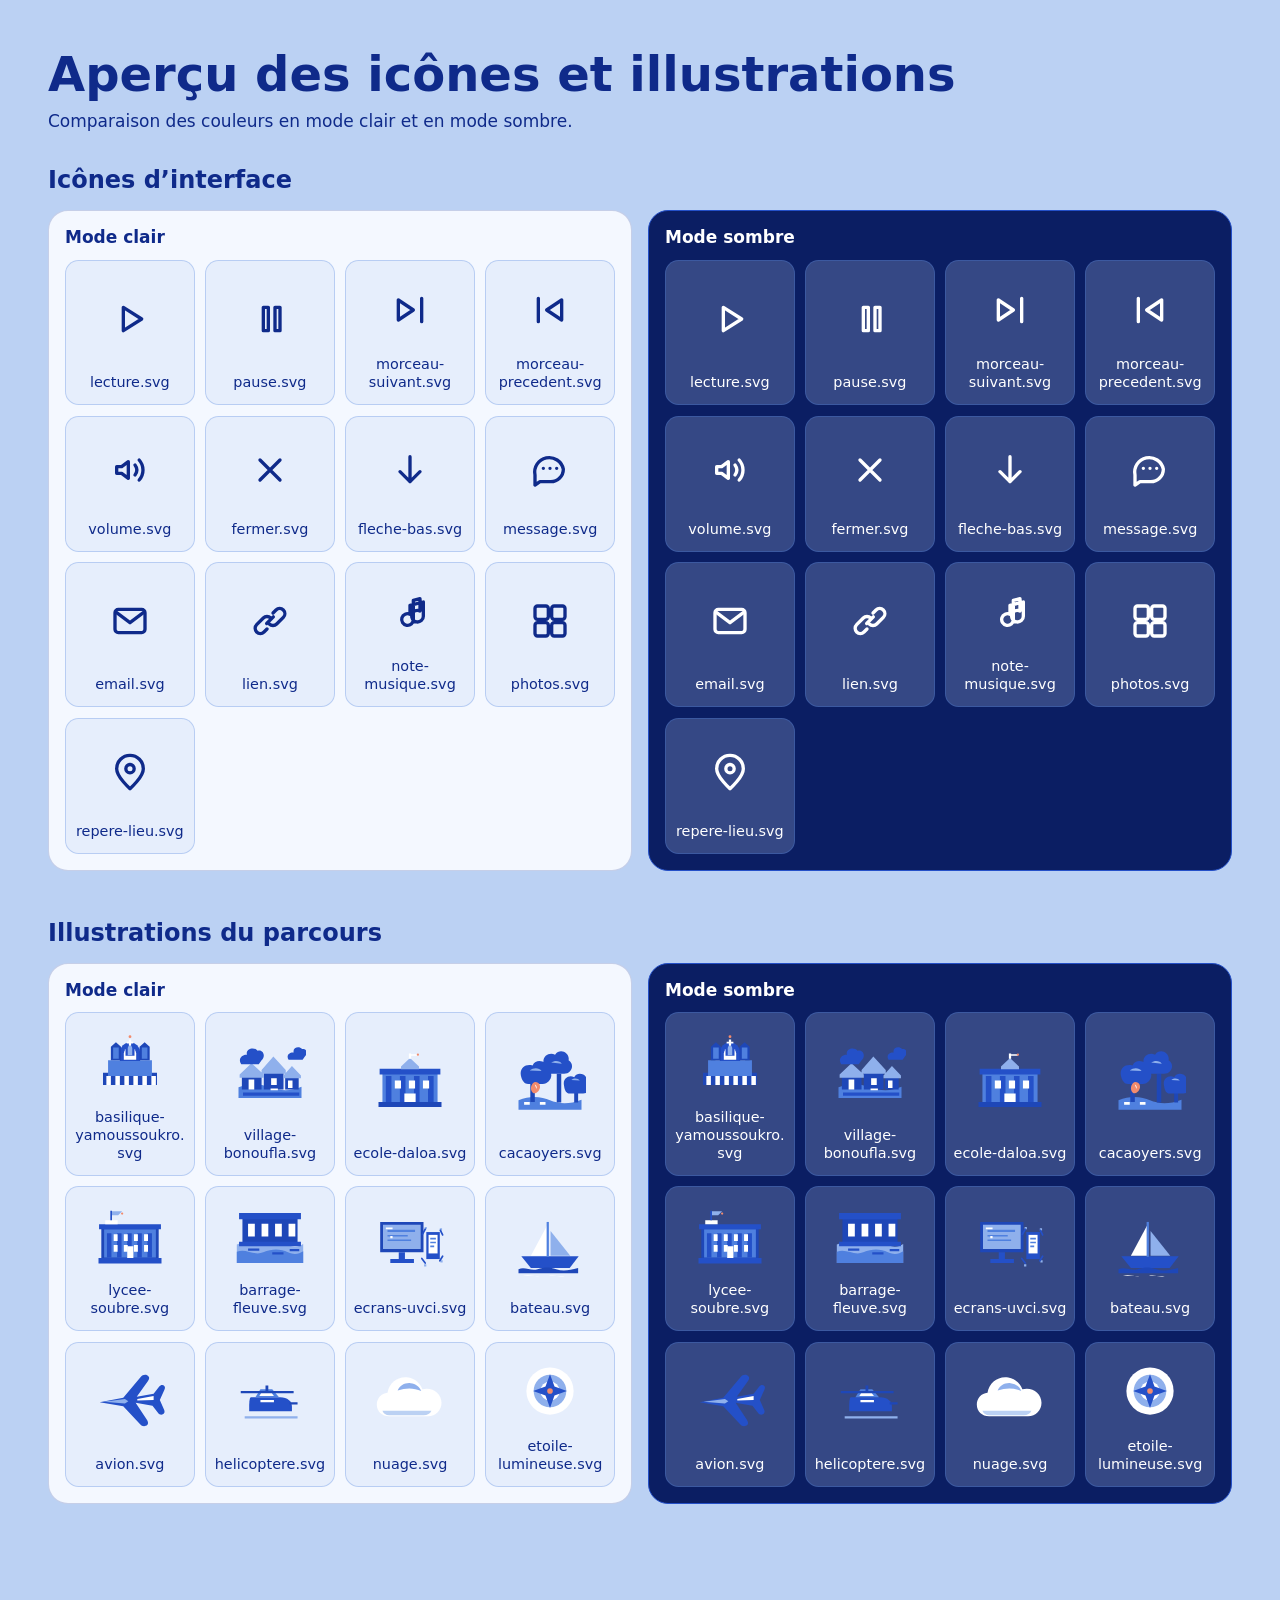
<file: assets/apercu-icones.html>
<!doctype html>
<html lang="fr">
<head>
  <meta charset="utf-8">
  <meta name="viewport" content="width=device-width, initial-scale=1">
  <meta name="color-scheme" content="light dark">
  <title>Aperçu — Icônes et illustrations</title>
  <style>
    :root{font-family:Inter,system-ui,sans-serif;color:#0F2A8A;background:#BBD1F3;font-synthesis:none}
    *{box-sizing:border-box}body{margin:0;padding:clamp(1rem,4vw,3rem);background:#BBD1F3}
    main{width:min(100%,88rem);margin:0 auto}.page-head{margin:0 0 2rem}h1,h2,h3,p{margin-top:0}h1{font-size:clamp(1.8rem,5vw,3rem);line-height:1.1;margin-bottom:.5rem} .page-head p{font-size:1.0625rem;line-height:1.5;margin-bottom:0}
    .showcase{margin:2rem 0 3rem}.showcase>h2{font-size:1.5rem;margin-bottom:1rem}.theme-pair{display:grid;grid-template-columns:repeat(2,minmax(0,1fr));gap:1rem;align-items:start}
    .theme{min-width:0;padding:1rem;border:1px solid rgba(15,42,138,.2);border-radius:1.25rem;background:#F4F8FF;color:#0F2A8A}.theme--dark{border-color:#2450C8;background:#0B1E63;color:#FFFFFF}.theme>h3{font-size:1.0625rem;margin:0 0 .8rem}
    .grid{display:grid;grid-template-columns:repeat(auto-fill,minmax(7.5rem,1fr));gap:.65rem}.grid figure{display:grid;min-width:0;min-height:8.5rem;grid-template-rows:1fr auto;align-items:center;justify-items:center;gap:.6rem;margin:0;padding:.8rem .45rem;border:1px solid rgba(79,128,223,.3);border-radius:.85rem;background:rgba(187,209,243,.24);text-align:center}
    .sample{display:grid;width:4.5rem;height:4.5rem;place-items:center}.sample img{display:block;max-width:100%;max-height:100%;object-fit:contain}.sample-icon{display:block;width:2.5rem;height:2.5rem;color:inherit}.sample img{width:4.5rem;height:4.5rem}
    figcaption{max-width:100%;overflow-wrap:anywhere;font-size:.9rem;line-height:1.25;color:inherit}
    @media(max-width:720px){.theme-pair{grid-template-columns:minmax(0,1fr)}.theme{padding:.8rem}.grid{grid-template-columns:repeat(auto-fill,minmax(6.75rem,1fr))}}
  </style>
</head>
<body><main><header class="page-head"><h1>Aperçu des icônes et illustrations</h1><p>Comparaison des couleurs en mode clair et en mode sombre.</p></header><section class="showcase"><h2>Icônes d’interface</h2><div class="theme-pair"><section class="theme theme--light"><h3>Mode clair</h3><div class="grid"><figure><div class="sample"><svg class="sample-icon" viewBox="0 0 24 24" aria-hidden="true" focusable="false" fill="none" stroke="currentColor" stroke-width="2" stroke-linecap="round" stroke-linejoin="round"><path d="m8 5 11 7-11 7V5Z"/></svg></div><figcaption>lecture.svg</figcaption></figure><figure><div class="sample"><svg class="sample-icon" viewBox="0 0 24 24" aria-hidden="true" focusable="false" fill="none" stroke="currentColor" stroke-width="2" stroke-linecap="round" stroke-linejoin="round"><path d="M8 5h3v14H8zM15 5h3v14h-3z"/></svg></div><figcaption>pause.svg</figcaption></figure><figure><div class="sample"><svg class="sample-icon" viewBox="0 0 24 24" aria-hidden="true" focusable="false" fill="none" stroke="currentColor" stroke-width="2" stroke-linecap="round" stroke-linejoin="round"><path d="M5 6v12l9-6-9-6ZM19 5v14"/></svg></div><figcaption>morceau-suivant.svg</figcaption></figure><figure><div class="sample"><svg class="sample-icon" viewBox="0 0 24 24" aria-hidden="true" focusable="false" fill="none" stroke="currentColor" stroke-width="2" stroke-linecap="round" stroke-linejoin="round"><path d="M19 6v12l-9-6 9-6ZM5 5v14"/></svg></div><figcaption>morceau-precedent.svg</figcaption></figure><figure><div class="sample"><svg class="sample-icon" viewBox="0 0 24 24" aria-hidden="true" focusable="false" fill="none" stroke="currentColor" stroke-width="2" stroke-linecap="round" stroke-linejoin="round"><path d="M4 10v4h3l4 3V7l-4 3H4Z"/><path d="M15 9a5 5 0 0 1 0 6m2.5-9a9 9 0 0 1 0 12"/></svg></div><figcaption>volume.svg</figcaption></figure><figure><div class="sample"><svg class="sample-icon" viewBox="0 0 24 24" aria-hidden="true" focusable="false" fill="none" stroke="currentColor" stroke-width="2" stroke-linecap="round" stroke-linejoin="round"><path d="m6 6 12 12M18 6 6 18"/></svg></div><figcaption>fermer.svg</figcaption></figure><figure><div class="sample"><svg class="sample-icon" viewBox="0 0 24 24" aria-hidden="true" focusable="false" fill="none" stroke="currentColor" stroke-width="2" stroke-linecap="round" stroke-linejoin="round"><path d="M12 4v15m-6-6 6 6 6-6"/></svg></div><figcaption>fleche-bas.svg</figcaption></figure><figure><div class="sample"><svg class="sample-icon" viewBox="0 0 24 24" aria-hidden="true" focusable="false" fill="none" stroke="currentColor" stroke-width="2" stroke-linecap="round" stroke-linejoin="round"><path d="M20 11.5a7.5 7.5 0 0 1-7.5 7.5H6l-3 2v-6a7.5 7.5 0 1 1 17-3.5Z"/><path d="M8 11h.01M12 11h.01M16 11h.01"/></svg></div><figcaption>message.svg</figcaption></figure><figure><div class="sample"><svg class="sample-icon" viewBox="0 0 24 24" aria-hidden="true" focusable="false" fill="none" stroke="currentColor" stroke-width="2" stroke-linecap="round" stroke-linejoin="round"><rect x="3" y="5" width="18" height="14" rx="2"/><path d="m4 7 8 6 8-6"/></svg></div><figcaption>email.svg</figcaption></figure><figure><div class="sample"><svg class="sample-icon" viewBox="0 0 24 24" aria-hidden="true" focusable="false" fill="none" stroke="currentColor" stroke-width="2" stroke-linecap="round" stroke-linejoin="round"><path d="M10 13.5 14 9.5"/><path d="M8.2 15.8 6.4 17.6a3.1 3.1 0 0 1-4.4-4.4l4-4a3.1 3.1 0 0 1 4.4 0" transform="translate(2 1)"/><path d="m15.8 8.2 1.8-1.8a3.1 3.1 0 0 1 4.4 4.4l-4 4a3.1 3.1 0 0 1-4.4 0" transform="translate(-2 -1)"/></svg></div><figcaption>lien.svg</figcaption></figure><figure><div class="sample"><svg class="sample-icon" viewBox="0 0 24 24" aria-hidden="true" focusable="false" fill="none" stroke="currentColor" stroke-width="2" stroke-linecap="round" stroke-linejoin="round"><path d="M14 5v11.5a3.5 3.5 0 1 1-2-3.16V8l8-2v8.5a3.5 3.5 0 1 1-2-3.16V4l-4 1Z"/></svg></div><figcaption>note-musique.svg</figcaption></figure><figure><div class="sample"><svg class="sample-icon" viewBox="0 0 24 24" aria-hidden="true" focusable="false" fill="none" stroke="currentColor" stroke-width="2" stroke-linecap="round" stroke-linejoin="round"><rect x="3" y="3" width="8" height="8" rx="1.5"/><rect x="13" y="3" width="8" height="8" rx="1.5"/><rect x="3" y="13" width="8" height="8" rx="1.5"/><rect x="13" y="13" width="8" height="8" rx="1.5"/></svg></div><figcaption>photos.svg</figcaption></figure><figure><div class="sample"><svg class="sample-icon" viewBox="0 0 24 24" aria-hidden="true" focusable="false" fill="none" stroke="currentColor" stroke-width="2" stroke-linecap="round" stroke-linejoin="round"><path d="M20 10c0 5-8 12-8 12S4 15 4 10a8 8 0 1 1 16 0Z"/><circle cx="12" cy="10" r="2.5"/></svg></div><figcaption>repere-lieu.svg</figcaption></figure></div></section><section class="theme theme--dark"><h3>Mode sombre</h3><div class="grid"><figure><div class="sample"><svg class="sample-icon" viewBox="0 0 24 24" aria-hidden="true" focusable="false" fill="none" stroke="currentColor" stroke-width="2" stroke-linecap="round" stroke-linejoin="round"><path d="m8 5 11 7-11 7V5Z"/></svg></div><figcaption>lecture.svg</figcaption></figure><figure><div class="sample"><svg class="sample-icon" viewBox="0 0 24 24" aria-hidden="true" focusable="false" fill="none" stroke="currentColor" stroke-width="2" stroke-linecap="round" stroke-linejoin="round"><path d="M8 5h3v14H8zM15 5h3v14h-3z"/></svg></div><figcaption>pause.svg</figcaption></figure><figure><div class="sample"><svg class="sample-icon" viewBox="0 0 24 24" aria-hidden="true" focusable="false" fill="none" stroke="currentColor" stroke-width="2" stroke-linecap="round" stroke-linejoin="round"><path d="M5 6v12l9-6-9-6ZM19 5v14"/></svg></div><figcaption>morceau-suivant.svg</figcaption></figure><figure><div class="sample"><svg class="sample-icon" viewBox="0 0 24 24" aria-hidden="true" focusable="false" fill="none" stroke="currentColor" stroke-width="2" stroke-linecap="round" stroke-linejoin="round"><path d="M19 6v12l-9-6 9-6ZM5 5v14"/></svg></div><figcaption>morceau-precedent.svg</figcaption></figure><figure><div class="sample"><svg class="sample-icon" viewBox="0 0 24 24" aria-hidden="true" focusable="false" fill="none" stroke="currentColor" stroke-width="2" stroke-linecap="round" stroke-linejoin="round"><path d="M4 10v4h3l4 3V7l-4 3H4Z"/><path d="M15 9a5 5 0 0 1 0 6m2.5-9a9 9 0 0 1 0 12"/></svg></div><figcaption>volume.svg</figcaption></figure><figure><div class="sample"><svg class="sample-icon" viewBox="0 0 24 24" aria-hidden="true" focusable="false" fill="none" stroke="currentColor" stroke-width="2" stroke-linecap="round" stroke-linejoin="round"><path d="m6 6 12 12M18 6 6 18"/></svg></div><figcaption>fermer.svg</figcaption></figure><figure><div class="sample"><svg class="sample-icon" viewBox="0 0 24 24" aria-hidden="true" focusable="false" fill="none" stroke="currentColor" stroke-width="2" stroke-linecap="round" stroke-linejoin="round"><path d="M12 4v15m-6-6 6 6 6-6"/></svg></div><figcaption>fleche-bas.svg</figcaption></figure><figure><div class="sample"><svg class="sample-icon" viewBox="0 0 24 24" aria-hidden="true" focusable="false" fill="none" stroke="currentColor" stroke-width="2" stroke-linecap="round" stroke-linejoin="round"><path d="M20 11.5a7.5 7.5 0 0 1-7.5 7.5H6l-3 2v-6a7.5 7.5 0 1 1 17-3.5Z"/><path d="M8 11h.01M12 11h.01M16 11h.01"/></svg></div><figcaption>message.svg</figcaption></figure><figure><div class="sample"><svg class="sample-icon" viewBox="0 0 24 24" aria-hidden="true" focusable="false" fill="none" stroke="currentColor" stroke-width="2" stroke-linecap="round" stroke-linejoin="round"><rect x="3" y="5" width="18" height="14" rx="2"/><path d="m4 7 8 6 8-6"/></svg></div><figcaption>email.svg</figcaption></figure><figure><div class="sample"><svg class="sample-icon" viewBox="0 0 24 24" aria-hidden="true" focusable="false" fill="none" stroke="currentColor" stroke-width="2" stroke-linecap="round" stroke-linejoin="round"><path d="M10 13.5 14 9.5"/><path d="M8.2 15.8 6.4 17.6a3.1 3.1 0 0 1-4.4-4.4l4-4a3.1 3.1 0 0 1 4.4 0" transform="translate(2 1)"/><path d="m15.8 8.2 1.8-1.8a3.1 3.1 0 0 1 4.4 4.4l-4 4a3.1 3.1 0 0 1-4.4 0" transform="translate(-2 -1)"/></svg></div><figcaption>lien.svg</figcaption></figure><figure><div class="sample"><svg class="sample-icon" viewBox="0 0 24 24" aria-hidden="true" focusable="false" fill="none" stroke="currentColor" stroke-width="2" stroke-linecap="round" stroke-linejoin="round"><path d="M14 5v11.5a3.5 3.5 0 1 1-2-3.16V8l8-2v8.5a3.5 3.5 0 1 1-2-3.16V4l-4 1Z"/></svg></div><figcaption>note-musique.svg</figcaption></figure><figure><div class="sample"><svg class="sample-icon" viewBox="0 0 24 24" aria-hidden="true" focusable="false" fill="none" stroke="currentColor" stroke-width="2" stroke-linecap="round" stroke-linejoin="round"><rect x="3" y="3" width="8" height="8" rx="1.5"/><rect x="13" y="3" width="8" height="8" rx="1.5"/><rect x="3" y="13" width="8" height="8" rx="1.5"/><rect x="13" y="13" width="8" height="8" rx="1.5"/></svg></div><figcaption>photos.svg</figcaption></figure><figure><div class="sample"><svg class="sample-icon" viewBox="0 0 24 24" aria-hidden="true" focusable="false" fill="none" stroke="currentColor" stroke-width="2" stroke-linecap="round" stroke-linejoin="round"><path d="M20 10c0 5-8 12-8 12S4 15 4 10a8 8 0 1 1 16 0Z"/><circle cx="12" cy="10" r="2.5"/></svg></div><figcaption>repere-lieu.svg</figcaption></figure></div></section></div></section><section class="showcase"><h2>Illustrations du parcours</h2><div class="theme-pair"><section class="theme theme--light"><h3>Mode clair</h3><div class="grid"><figure><div class="sample"><img src="illustrations/basilique-yamoussoukro.svg" alt="" aria-hidden="true"></div><figcaption>basilique-yamoussoukro.svg</figcaption></figure><figure><div class="sample"><img src="illustrations/village-bonoufla.svg" alt="" aria-hidden="true"></div><figcaption>village-bonoufla.svg</figcaption></figure><figure><div class="sample"><img src="illustrations/ecole-daloa.svg" alt="" aria-hidden="true"></div><figcaption>ecole-daloa.svg</figcaption></figure><figure><div class="sample"><img src="illustrations/cacaoyers.svg" alt="" aria-hidden="true"></div><figcaption>cacaoyers.svg</figcaption></figure><figure><div class="sample"><img src="illustrations/lycee-soubre.svg" alt="" aria-hidden="true"></div><figcaption>lycee-soubre.svg</figcaption></figure><figure><div class="sample"><img src="illustrations/barrage-fleuve.svg" alt="" aria-hidden="true"></div><figcaption>barrage-fleuve.svg</figcaption></figure><figure><div class="sample"><img src="illustrations/ecrans-uvci.svg" alt="" aria-hidden="true"></div><figcaption>ecrans-uvci.svg</figcaption></figure><figure><div class="sample"><img src="illustrations/bateau.svg" alt="" aria-hidden="true"></div><figcaption>bateau.svg</figcaption></figure><figure><div class="sample"><img src="illustrations/avion.svg" alt="" aria-hidden="true"></div><figcaption>avion.svg</figcaption></figure><figure><div class="sample"><img src="illustrations/helicoptere.svg" alt="" aria-hidden="true"></div><figcaption>helicoptere.svg</figcaption></figure><figure><div class="sample"><img src="illustrations/nuage.svg" alt="" aria-hidden="true"></div><figcaption>nuage.svg</figcaption></figure><figure><div class="sample"><img src="illustrations/etoile-lumineuse.svg" alt="" aria-hidden="true"></div><figcaption>etoile-lumineuse.svg</figcaption></figure></div></section><section class="theme theme--dark"><h3>Mode sombre</h3><div class="grid"><figure><div class="sample"><img src="illustrations/basilique-yamoussoukro.svg" alt="" aria-hidden="true"></div><figcaption>basilique-yamoussoukro.svg</figcaption></figure><figure><div class="sample"><img src="illustrations/village-bonoufla.svg" alt="" aria-hidden="true"></div><figcaption>village-bonoufla.svg</figcaption></figure><figure><div class="sample"><img src="illustrations/ecole-daloa.svg" alt="" aria-hidden="true"></div><figcaption>ecole-daloa.svg</figcaption></figure><figure><div class="sample"><img src="illustrations/cacaoyers.svg" alt="" aria-hidden="true"></div><figcaption>cacaoyers.svg</figcaption></figure><figure><div class="sample"><img src="illustrations/lycee-soubre.svg" alt="" aria-hidden="true"></div><figcaption>lycee-soubre.svg</figcaption></figure><figure><div class="sample"><img src="illustrations/barrage-fleuve.svg" alt="" aria-hidden="true"></div><figcaption>barrage-fleuve.svg</figcaption></figure><figure><div class="sample"><img src="illustrations/ecrans-uvci.svg" alt="" aria-hidden="true"></div><figcaption>ecrans-uvci.svg</figcaption></figure><figure><div class="sample"><img src="illustrations/bateau.svg" alt="" aria-hidden="true"></div><figcaption>bateau.svg</figcaption></figure><figure><div class="sample"><img src="illustrations/avion.svg" alt="" aria-hidden="true"></div><figcaption>avion.svg</figcaption></figure><figure><div class="sample"><img src="illustrations/helicoptere.svg" alt="" aria-hidden="true"></div><figcaption>helicoptere.svg</figcaption></figure><figure><div class="sample"><img src="illustrations/nuage.svg" alt="" aria-hidden="true"></div><figcaption>nuage.svg</figcaption></figure><figure><div class="sample"><img src="illustrations/etoile-lumineuse.svg" alt="" aria-hidden="true"></div><figcaption>etoile-lumineuse.svg</figcaption></figure></div></section></div></section></main></body>
</html>
</file>
<file: style.css>
@import url('https://fonts.googleapis.com/css2?family=Inter:wght@400;500;600;700&family=Outfit:wght@600;700;800&display=swap');

:root {
  color-scheme: light;
  --sky: #BBD1F3;
  --land: #4F80DF;
  --deep: #2450C8;
  --night: #0F2A8A;
  --ink: #0F2A8A;
  --map-white: #F4F8FF;
  --island-light: #8FB0EC;
  --sea-line: #BBD1F3;
  --route: #F4F8FF;
  --route-shadow: #2450C8;
  --stop-surface: #F4F8FF;
  --stop-border: #2450C8;
  --signal: #F28B6D;
  --grain: rgba(15, 42, 138, .10);
  --focus: #0F2A8A;
  font-family: Inter, sans-serif;
  font-synthesis: none;
  text-rendering: optimizeLegibility;
}

@media (prefers-color-scheme: dark) {
  :root {
    color-scheme: dark;
    --sky: #0B1E63;
    --land: #2450C8;
    --deep: #1E47B8;
    --night: #07164A;
    --ink: #FFFFFF;
    --map-white: #14307F;
    --island-light: #2450C8;
    --sea-line: #8FB0EC;
    --route: #F4F8FF;
    --route-shadow: #1E47B8;
    --stop-surface: #14307F;
    --stop-border: #1E47B8;
    --grain: rgba(255, 255, 255, .08);
    --focus: #F4F8FF;
  }
}

* { box-sizing: border-box; }

html { min-width: 320px; min-height: 100%; scroll-behavior: smooth; }

body {
  min-width: 320px;
  min-height: 100vh;
  min-height: 100svh;
  margin: 0;
  background: var(--sky);
  color: var(--ink);
}

.welcome {
  position: relative;
  display: flex;
  min-height: 100vh;
  min-height: 100svh;
  flex-direction: column;
  justify-content: space-between;
  overflow: hidden;
  isolation: isolate;
  padding: max(2.2rem, env(safe-area-inset-top)) 1.25rem max(1rem, env(safe-area-inset-bottom));
  background: var(--sky);
}

.sky-grain {
  position: absolute;
  z-index: -1;
  inset: 0;
  pointer-events: none;
  opacity: .8;
  background-image: radial-gradient(circle, var(--grain) 1.1px, transparent 1.5px);
  background-size: 18px 18px;
  mask-image: linear-gradient(to bottom, #000 0%, #000 58%, transparent 100%);
}

.intro {
  position: relative;
  z-index: 2;
  width: min(100%, 35rem);
  animation: arrive .7s both ease-out;
}

.welcome-line {
  display: flex;
  align-items: center;
  gap: .6rem;
  margin: 0 0 .55rem;
  color: var(--ink);
  font-size: 1.0625rem;
  font-weight: 700;
  line-height: 1.35;
}

.welcome-line span {
  width: .55rem;
  height: .55rem;
  flex: 0 0 auto;
  border-radius: 50%;
  background: var(--signal);
}

h1 {
  margin: 0 0 .7rem;
  color: var(--ink);
  font-family: Outfit, sans-serif;
  font-size: clamp(2.1rem, 9vw, 2.4rem);
  font-weight: 800;
  letter-spacing: -.035em;
  line-height: 1.08;
  text-shadow: 0 2px 1px rgba(15, 42, 138, .12);
}

.subtitle {
  max-width: 25rem;
  margin: 0 0 .65rem;
  color: var(--ink);
  font-size: 1.1rem;
  font-weight: 600;
  line-height: 1.4;
}

.motto {
  max-width: 23rem;
  margin: 0;
  padding-left: .8rem;
  border-left: 2px solid color-mix(in srgb, var(--ink) 40%, transparent);
  color: color-mix(in srgb, var(--ink) 82%, transparent);
  font-size: 1.0625rem;
  font-style: italic;
  font-weight: 500;
  line-height: 1.5;
}

.opening-map {
  position: absolute;
  z-index: 0;
  right: 0;
  bottom: 0;
  left: 0;
  width: 100%;
  height: min(66svh, 39rem);
  pointer-events: none;
  animation: map-appear 1s .12s both ease-out;
}

.cloud-one { animation: drift 13s ease-in-out infinite alternate; }
.cloud-two { animation: drift 17s -5s ease-in-out infinite alternate-reverse; }
.aircraft { animation: glide 18s ease-in-out infinite alternate; }

.departure {
  position: relative;
  z-index: 2;
  display: flex;
  align-items: center;
  gap: .85rem;
  margin-top: auto;
  margin-bottom: 1.15rem;
  animation: arrive .65s .28s both ease-out;
}

.portrait-wrap {
  position: relative;
  width: 4rem;
  height: 4rem;
  flex: 0 0 auto;
  padding: 3px;
  border-radius: 50%;
  background: linear-gradient(140deg, var(--signal), var(--land), var(--map-white));
  box-shadow: 0 4px 12px rgba(15, 42, 138, .25), 0 0 0 4px rgba(242, 139, 109, .18);
}

.portrait {
  display: block;
  width: 100%;
  height: 100%;
  border: 2px solid #fff;
  border-radius: 50%;
  object-fit: cover;
  object-position: center 35%;
  background: var(--deep);
}

.compass {
  position: absolute;
  right: -.3rem;
  bottom: -.18rem;
  display: grid;
  width: 1.65rem;
  height: 1.65rem;
  place-items: center;
  border: 2px solid #fff;
  border-radius: 50%;
  background: var(--deep);
  color: #fff;
}

.compass svg { width: .9rem; height: .9rem; fill: currentColor; }

.discover {
  position: relative;
  z-index: 2;
  display: flex;
  min-height: 3.5rem;
  align-items: center;
  justify-content: center;
  gap: .8rem;
  padding: .75rem 1rem;
  border-radius: 1rem;
  background: var(--signal);
  color: #0F2A8A;
  font-family: Outfit, sans-serif;
  font-size: 1.1rem;
  font-weight: 700;
  line-height: 1.25;
  text-align: center;
  text-decoration: none;
  box-shadow: 0 8px 20px rgba(242, 139, 109, .25);
  transition: transform .16s ease, box-shadow .16s ease, filter .16s ease;
  animation: arrive .65s .38s both ease-out;
}

.discover svg { width: 1.4rem; height: 1.4rem; flex: 0 0 auto; fill: none; stroke: currentColor; stroke-width: 2; stroke-linecap: round; stroke-linejoin: round; }
.discover:hover { transform: translateY(-2px); box-shadow: 0 10px 0 var(--deep); filter: saturate(1.04); }
.discover:active { transform: translateY(0); }
.discover:focus-visible { outline: 3px solid var(--focus); outline-offset: 3px; }

.journey {
  position: relative;
  display: block;
  min-height: 3120px;
  overflow: hidden;
  background: var(--sky);
  isolation: isolate;
}

.visually-hidden {
  position: absolute;
  width: 1px;
  height: 1px;
  overflow: hidden;
  clip: rect(0, 0, 0, 0);
  white-space: nowrap;
  clip-path: inset(50%);
}

.journey-art {
  position: absolute;
  z-index: -1;
  inset: 0;
  width: 100%;
  height: 100%;
}

.journey-route {
  fill: none;
  stroke: var(--route);
  stroke-width: 6;
  stroke-linecap: round;
  stroke-linejoin: round;
  filter: drop-shadow(0 0 7px var(--route-shadow));
}

.waypoints circle { filter: drop-shadow(0 0 6px color-mix(in srgb, var(--signal) 70%, transparent)); }

.waypoint-rings circle {
  stroke-width: 2;
  transform-box: fill-box;
  transform-origin: center;
  animation: beacon 2.6s ease-out infinite;
}

.waypoint-rings circle:nth-child(2) { animation-delay: .4s; }
.waypoint-rings circle:nth-child(3) { animation-delay: .8s; }
.waypoint-rings circle:nth-child(4) { animation-delay: 1.2s; }
.waypoint-rings circle:nth-child(5) { animation-delay: 1.6s; }
.waypoint-rings circle:nth-child(6) { animation-delay: 2s; }

.journey-stops { position: relative; z-index: 1; }

.journey-stop {
  display: flex;
  min-width: 0;
  min-height: 520px;
  flex-direction: column;
  align-items: center;
  justify-content: center;
  gap: 1.5rem;
  padding: 3rem 1.125rem;
}

.stop-card {
  position: relative;
  z-index: 1;
  width: min(17rem, calc(100% - 6rem));
  padding: 1.125rem 1rem 1.25rem;
  border: 1.5px solid var(--stop-border);
  border-radius: 1.5rem;
  background: var(--stop-surface);
  color: var(--ink);
  box-shadow: 2px 3px 0 var(--stop-border);
  animation: none;
}

.stop-left .stop-card { margin-left: auto; }
.stop-right .stop-card { margin-right: auto; }

.journey-stop--people,
.journey-stop--global { min-height: 0; padding-block: 3rem 4rem; }

.encounter-intro,
.encounter-conclusion {
  width: min(100%, 42rem);
  margin: 0 auto;
  color: var(--ink);
  font-size: 1.0625rem;
  line-height: 1.65;
}

.encounter-intro { padding: 2.75rem 1.25rem 1rem; }
.encounter-conclusion { padding: 3rem 1.25rem 4rem; }

.journey-stop--people .stop-card,
.journey-stop--global .stop-card { width: min(17rem, 100%); }

.stage-heading {
  display: flex;
  width: min(100%, 36rem);
  align-items: center;
  gap: .8rem;
}

.journey-stop.route-left .stage-heading { flex-direction: row-reverse; }
.journey-stop.route-left .stage-heading > div { text-align: right; }
.stage-heading .stop-vignette { flex: 0 0 6rem; margin: 0; }
.stage-heading .stop-title { margin-top: 0; }

.stop-vignette {
  display: block;
  width: min(100%, 8rem);
  height: 5.125rem;
  margin: 0 auto .55rem;
  overflow: visible;
  color: var(--land);
}

.stop-vignette path,
.stop-vignette rect,
.stop-vignette circle {
  fill: none;
  stroke: currentColor;
  stroke-width: 3;
  stroke-linecap: round;
  stroke-linejoin: round;
}

.stop-vignette circle { fill: var(--signal); stroke: none; }

.stop-title {
  margin: .2rem 0 .5rem;
  color: var(--ink);
  font-family: Outfit, sans-serif;
  font-size: clamp(1.55rem, 7vw, 2rem);
  font-weight: 800;
  letter-spacing: -.025em;
  line-height: 1.08;
  overflow-wrap: anywhere;
}

.stop-period {
  display: inline-flex;
  min-height: 2.75rem;
  align-items: center;
  margin: 0;
  padding: .45rem .75rem;
  border-radius: 999px;
  background: var(--deep);
  color: #fff;
  font-size: 1.0625rem;
  font-weight: 600;
  line-height: 1.25;
}

.stop-portrait { display: none; }

.person-list,
.person-groups { width: 100%; }

.person-list {
  display: flex;
  flex-direction: column;
  gap: 1rem;
}

.person-class-group {
  display: flex;
  flex-direction: column;
  gap: .65rem;
}

.person-class-group + .person-class-group { margin-top: 1.35rem; }

.class-group-label {
  display: inline-flex;
  min-height: 2.75rem;
  align-items: center;
  align-self: center;
  margin: 0;
  padding: .45rem .9rem;
  border: 1px solid var(--stop-border);
  border-radius: 999px;
  background: var(--stop-surface);
  color: var(--ink);
  font-family: Outfit, sans-serif;
  font-size: 1.0625rem;
  font-weight: 700;
  line-height: 1.25;
}

.person-card {
  display: flex;
  width: calc(50% - .65rem);
  min-width: 0;
  flex-direction: column;
  gap: .8rem;
  padding: .95rem;
  border: 1.5px solid var(--stop-border);
  border-radius: 1.25rem;
  background: var(--stop-surface);
  color: var(--ink);
  box-shadow: 2px 3px 0 var(--stop-border);
}

.person-card--left { margin-right: auto; }
.person-card--right { margin-left: auto; }
.person-card--quiet { box-shadow: none; }

.person-card-header {
  display: flex;
  align-items: center;
  gap: .7rem;
}

.person-card-heading { min-width: 0; flex: 1 1 auto; }

.person-avatar {
  display: grid;
  width: 4rem;
  height: 4rem;
  flex: 0 0 4rem;
  place-items: center;
  overflow: hidden;
  border: 2px solid var(--stop-border);
  border-radius: 50%;
  background: var(--deep);
  color: #fff;
  font-family: Outfit, sans-serif;
  font-size: 1.0625rem;
  font-weight: 700;
}

.person-avatar img { display: block; width: 100%; height: 100%; object-fit: cover; }
.person-avatar img[hidden],
.person-initials[hidden] { display: none; }

.person-card h4 {
  margin: 0 0 .5rem;
  color: var(--ink);
  font-family: Outfit, sans-serif;
  font-size: 1.125rem;
  font-weight: 700;
  line-height: 1.2;
  overflow-wrap: normal;
  word-break: normal;
  writing-mode: horizontal-tb;
}

.person-period {
  display: inline-flex;
  min-height: 2.75rem;
  align-items: center;
  margin: 0;
  padding: .35rem .65rem;
  border-radius: 999px;
  background: var(--deep);
  color: #fff;
  font-size: 1.0625rem;
  font-weight: 600;
  line-height: 1.2;
}

.person-text {
  margin: 0;
  color: var(--ink);
  font-size: 1.0625rem;
  line-height: 1.55;
}

.country-map {
  position: relative;
  width: min(calc(100% - 2rem), 24rem);
  height: 40rem;
  margin: .5rem auto 0;
}

.country-silhouette,
.global-beacons { position: absolute; inset: 0; width: 100%; height: 100%; }

.global-beacon {
  position: absolute;
  top: calc(var(--map-y) * 1%);
  left: calc(var(--map-x) * 1%);
  display: grid;
  width: 3.5rem;
  height: 3.5rem;
  aspect-ratio: 1 / 1;
  flex: 0 0 3.5rem;
  place-items: center;
  padding: 0;
  border: 2px solid var(--map-white);
  border-radius: 999px;
  background: var(--deep);
  color: #fff;
  box-shadow: 0 0 0 2px var(--stop-border), 0 4px 10px rgba(7, 22, 74, .2);
  cursor: pointer;
  transform: translate(-50%, -50%);
  transition: transform .18s ease, box-shadow .18s ease;
}

.global-beacon:focus-visible,
.dialog-close:focus-visible { outline: 3px solid var(--focus); outline-offset: 3px; }
.global-beacon:hover { box-shadow: 0 0 0 2px var(--signal), 0 4px 10px rgba(7, 22, 74, .2); }
.global-beacon[aria-pressed="true"] {
  transform: translate(-50%, -50%) scale(1.12);
  box-shadow: 0 0 0 3px var(--signal), 0 0 0 6px rgba(242, 139, 109, .3), 0 5px 12px rgba(7, 22, 74, .24);
  z-index: 2;
}
.beacon-avatar { width: 100%; height: 100%; flex: 0 0 auto; aspect-ratio: 1 / 1; border: 0; }
.beacon-avatar img { width: 100%; height: 100%; aspect-ratio: 1 / 1; object-fit: cover; }
.beacon-avatar .person-initials { font-size: 1.125rem; }

.person-dialog {
  position: fixed;
  inset: auto 0 0;
  width: 100%;
  min-width: min(15rem, 100vw);
  max-width: none;
  max-height: min(82dvh, 42rem);
  margin: auto 0 0;
  padding: .75rem max(1rem, env(safe-area-inset-left)) max(1.5rem, env(safe-area-inset-bottom));
  overflow-y: auto;
  border: 1px solid var(--stop-border);
  border-bottom: 0;
  border-radius: 1.5rem 1.5rem 0 0;
  background: var(--stop-surface);
  color: var(--ink);
  box-shadow: 0 -12px 40px rgba(7, 22, 74, .22);
}

.person-dialog::backdrop { background: rgba(7, 22, 74, .72); }
.sheet-handle { width: 3rem; height: .3rem; margin: 0 auto .65rem; border-radius: 999px; background: var(--land); }
.dialog-close {
  display: grid;
  width: 44px;
  height: 44px;
  margin: 0 0 .5rem auto;
  place-items: center;
  border: 1px solid var(--stop-border);
  border-radius: 50%;
  background: var(--sky);
  color: var(--ink);
  font-size: 1.5rem;
  cursor: pointer;
}

.dialog-person .person-card { width: 100%; margin: 0; }
.dialog-person { width: min(100%, 36rem); min-width: min(15rem, 100%); margin: 0 auto; }
.dialog-person .person-card-header { align-items: flex-start; }
.dialog-person .person-card h4 { overflow-wrap: break-word; }
.person-avatar--dialog { width: 4.5rem; height: 4.5rem; flex: 0 0 4.5rem; aspect-ratio: 1 / 1; }
.person-avatar--beacon { width: 3.5rem; height: 3.5rem; flex: 0 0 3.5rem; aspect-ratio: 1 / 1; }
.person-long-text { margin: 0; font-size: 1.0625rem; line-height: 1.55; }

.global-timeline { width: min(100%, 44rem); margin: 2.5rem auto 0; }
.global-timeline-heading { margin: 0 0 1.25rem; color: var(--ink); font: 800 clamp(1.55rem, 6vw, 2rem)/1.15 Outfit, sans-serif; letter-spacing: -.025em; }
.global-people-list { display: flex; flex-direction: column; gap: 1rem; }
.global-story-card.person-card { display: flex; width: min(100%, 38rem); min-width: 0; flex-direction: column; gap: .8rem; margin: 0; padding: 1rem; }
.global-story-card--alternate { align-self: flex-end; }
.global-story-card .person-card-header { align-items: center; }
.global-story-avatar { width: 4rem; height: 4rem; flex: 0 0 4rem; aspect-ratio: 1 / 1; }
.global-story-card h4 { min-width: 0; overflow-wrap: break-word; }

.mentor-tribute {
  display: grid;
  width: 100%;
  grid-template-columns: minmax(0, 1fr);
  gap: 1.25rem;
  overflow: hidden;
  border: 1px solid rgba(244, 248, 255, .24);
  border-radius: 1.6rem;
  background: linear-gradient(145deg, #0F2A8A 0%, #173DAD 60%, #2450C8 100%);
  color: #fff;
  box-shadow: 0 16px 40px rgba(15, 42, 138, .2);
}
.mentor-portrait-frame { position: relative; min-height: 15rem; overflow: hidden; background: #2450C8; }
.mentor-portrait-frame::after { position: absolute; inset: 55% 0 0; background: linear-gradient(transparent, rgba(7, 22, 74, .55)); content: ''; pointer-events: none; }
.mentor-portrait-frame img { display: block; width: 100%; height: 100%; min-height: 15rem; object-fit: cover; object-position: center 28%; }
.mentor-photo-mark { position: absolute; z-index: 1; right: 1rem; bottom: 1rem; padding: .45rem .75rem; border: 1px solid rgba(244, 248, 255, .65); border-radius: 999px; background: rgba(15, 42, 138, .88); color: #fff; font: 700 1.0625rem/1.2 Outfit, sans-serif; }
.mentor-copy { align-self: center; padding: .25rem 1.25rem 1.5rem; }
.mentor-eyebrow { display: flex; flex-wrap: wrap; align-items: center; gap: .55rem; margin: 0 0 .6rem; color: #F4F8FF; font-size: 1.0625rem; font-weight: 700; }
.mentor-eyebrow::before { width: .55rem; height: .55rem; flex: 0 0 auto; border-radius: 50%; background: var(--signal); content: ''; }
.mentor-copy h4 { margin: 0; color: #fff; font: 800 clamp(2rem, 8vw, 3.5rem)/1.05 Outfit, sans-serif; letter-spacing: -.035em; overflow-wrap: normal; word-break: normal; }
.mentor-alias { margin: .45rem 0 1rem; color: #F4F8FF; font-size: 1.0625rem; line-height: 1.4; }
.mentor-alias span { color: #fff; font-family: Outfit, sans-serif; font-weight: 800; }
.mentor-recognition { max-width: 38rem; margin: 0; padding-left: 1rem; border-left: 3px solid var(--signal); color: #fff; font-size: 1.0625rem; line-height: 1.65; }

.birthday-finale {
  position: relative;
  display: grid;
  min-height: 100vh;
  min-height: 100svh;
  place-items: center;
  overflow: hidden;
  isolation: isolate;
  padding: max(2.5rem, env(safe-area-inset-top)) 1.25rem max(2.5rem, env(safe-area-inset-bottom));
  background: radial-gradient(ellipse at 50% 24%, #2450C8 0%, #173DAD 37%, #0B1E63 78%);
  color: #fff;
  text-align: center;
}
.birthday-finale::before { position: absolute; z-index: -1; inset: 0; background-image: radial-gradient(circle, rgba(244, 248, 255, .23) 1px, transparent 1.5px); background-size: 28px 28px; content: ''; mask-image: linear-gradient(#000, transparent 86%); }
.birthday-glow { position: absolute; z-index: -1; width: min(70vw, 36rem); aspect-ratio: 1; border-radius: 50%; filter: blur(2px); pointer-events: none; }
.birthday-glow--one { top: -24%; left: -23%; background: radial-gradient(circle, rgba(143, 176, 236, .3), transparent 68%); }
.birthday-glow--two { right: -23%; bottom: -31%; background: radial-gradient(circle, rgba(242, 139, 109, .24), transparent 68%); }
.birthday-content { position: relative; z-index: 2; display: flex; width: min(100%, 58rem); flex-direction: column; align-items: center; gap: .55rem; }
.birthday-portrait-wrap { display: grid; width: min(100%, 50rem); height: min(48svh, 30rem); min-height: 12rem; place-items: center; margin: 0 auto .25rem; border: 1px solid rgba(244, 248, 255, .3); border-radius: 1.5rem; background: radial-gradient(ellipse, rgba(244, 248, 255, .12), rgba(15, 42, 138, .12) 66%, transparent 70%); box-shadow: 0 0 80px rgba(143, 176, 236, .22); }
.birthday-portrait { display: block; width: 100%; height: 100%; border-radius: 1.2rem; object-fit: contain; filter: drop-shadow(0 14px 34px rgba(4, 15, 58, .38)); }
.birthday-name { margin: 0; padding: .4rem .9rem; border: 1px solid rgba(244, 248, 255, .3); border-radius: 999px; background: rgba(7, 22, 74, .72); color: #fff; font: 700 clamp(1.0625rem, 3vw, 1.375rem)/1.35 Outfit, sans-serif; letter-spacing: .035em; }
.birthday-content h2 { margin: .15rem 0 0; color: #fff; font: 800 clamp(2.1rem, 10vw, 5.7rem)/.98 Outfit, sans-serif; letter-spacing: -.045em; text-wrap: balance; text-shadow: 0 5px 35px rgba(4, 15, 58, .3); }
.birthday-content h3 { margin: .2rem 0 0; color: #F4F8FF; font: 700 clamp(1.25rem, 4vw, 1.75rem)/1.25 Outfit, sans-serif; }
.birthday-message { max-width: 42rem; margin: .3rem 0 .65rem; color: #F4F8FF; font-size: 1.0625rem; line-height: 1.55; text-wrap: pretty; }
.birthday-start,
.birthday-music-toggle,
.birthday-replay { display: inline-flex; min-height: 44px; align-items: center; justify-content: center; padding: .65rem 1rem; border: 1px solid rgba(244, 248, 255, .7); border-radius: 999px; background: var(--signal); color: #0F2A8A; font: 700 1.0625rem/1.25 Outfit, sans-serif; cursor: pointer; transition: transform .18s ease, box-shadow .18s ease, background-color .18s ease; }
.birthday-start { min-width: min(100%, 17rem); box-shadow: 0 8px 24px rgba(242, 139, 109, .25); }
.birthday-start:hover,
.birthday-music-toggle:hover,
.birthday-replay:hover { transform: translateY(-2px); box-shadow: 0 8px 22px rgba(4, 15, 58, .3); }
.birthday-start:focus-visible,
.birthday-music-toggle:focus-visible,
.birthday-replay:focus-visible,
.birthday-volume input:focus-visible { outline: 3px solid #fff; outline-offset: 3px; }
.birthday-player { display: flex; width: min(100%, 40rem); flex-wrap: wrap; align-items: center; justify-content: center; gap: .75rem 1rem; margin-top: .4rem; padding: .75rem 1rem; border: 1px solid rgba(244, 248, 255, .28); border-radius: 1rem; background: rgba(7, 22, 74, .42); }
.birthday-music-toggle,
.birthday-replay { background: rgba(244, 248, 255, .12); color: #fff; }
.birthday-volume { display: inline-flex; min-height: 44px; align-items: center; gap: .6rem; color: #fff; font-size: 1.0625rem; }
.birthday-volume input { width: 7rem; height: 44px; accent-color: var(--signal); cursor: pointer; }
.birthday-visualizer { display: flex; height: 2rem; align-items: center; gap: 3px; }
.birthday-visualizer span { display: block; width: 4px; height: 1.35rem; border-radius: 999px; background: #F28B6D; transform: scaleY(var(--bar-level, .18)); transform-origin: center; transition: transform .1s linear; }
.birthday-visualizer.is-playing span { animation: visualizer-pulse .72s ease-in-out infinite alternate; }
.birthday-visualizer.is-playing span:nth-child(2n) { animation-delay: -.25s; }
.birthday-visualizer.is-playing span:nth-child(3n) { animation-delay: -.5s; }
.birthday-credit { flex: 1 0 100%; margin: 0; color: #DCE8FF; font-size: 1.0625rem; line-height: 1.4; }
.birthday-credit a { color: inherit; text-decoration-thickness: 1px; text-underline-offset: 3px; }
.birthday-replay { margin-top: .1rem; font-weight: 600; }
.birthday-decorations { position: absolute; z-index: 1; inset: 0; overflow: hidden; pointer-events: none; }
.confetti-piece { position: absolute; top: 0; left: var(--confetti-left); width: var(--confetti-size); height: calc(var(--confetti-size) * .64); border-radius: 2px; opacity: 0; animation: confetti-fall var(--confetti-duration) var(--confetti-delay) linear infinite; }
.confetti-piece--0 { background: #F28B6D; }
.confetti-piece--1 { background: #FFD166; }
.confetti-piece--2 { background: #58D8C3; }
.confetti-piece--3 { background: #8FB0EC; }
.confetti-piece--4 { background: #F4F8FF; }
.confetti-piece--5 { background: #C89BFF; }
.birthday-star { position: absolute; color: #F8DB91; font-size: clamp(1.4rem, 4vw, 2.25rem); text-shadow: 0 0 20px rgba(248, 219, 145, .8); opacity: .8; }
.birthday-star--one { top: 11%; left: 12%; }
.birthday-star--two { top: 24%; right: 9%; }
.birthday-star--three { right: 16%; bottom: 13%; }
.birthday-star--four { bottom: 29%; left: 8%; }
.birthday-balloon { position: absolute; bottom: -5rem; width: 2.2rem; height: 2.8rem; border-radius: 50% 50% 46% 46%; background: var(--balloon-color); box-shadow: inset -6px -4px 0 rgba(7, 22, 74, .14), 0 0 20px color-mix(in srgb, var(--balloon-color) 55%, transparent); }
.birthday-balloon::before { position: absolute; bottom: -.42rem; left: calc(50% - .23rem); border-right: .23rem solid transparent; border-bottom: .4rem solid var(--balloon-color); border-left: .23rem solid transparent; content: ''; }
.birthday-balloon::after { position: absolute; top: calc(100% + .42rem); left: 50%; width: 1px; height: 5rem; background: rgba(244, 248, 255, .55); content: ''; }
.birthday-balloon--one { --balloon-color: #F28B6D; left: 7%; }
.birthday-balloon--two { --balloon-color: #FFD166; right: 8%; width: 1.8rem; height: 2.35rem; }
.birthday-balloon--three { --balloon-color: #58D8C3; right: 18%; width: 1.55rem; height: 2rem; }
.birthday-balloon--four { --balloon-color: #C89BFF; left: 19%; width: 1.8rem; height: 2.3rem; }
.birthday-streamer { position: absolute; top: -5rem; width: 1rem; height: 6rem; border-left: 4px dashed var(--streamer-color); border-radius: 50%; opacity: .8; }
.birthday-streamer--one { --streamer-color: #F28B6D; left: 25%; transform: rotate(28deg); }
.birthday-streamer--two { --streamer-color: #58D8C3; right: 31%; height: 4.5rem; transform: rotate(-24deg); }
.birthday-streamer--three { --streamer-color: #FFD166; right: 5%; height: 5rem; transform: rotate(34deg); }
.birthday-gift { position: absolute; bottom: 8%; width: 1.75rem; height: 1.5rem; border-radius: 3px; background: #58D8C3; box-shadow: 0 4px 0 rgba(4, 15, 58, .18); }
.birthday-gift::before { position: absolute; top: -.38rem; left: -.12rem; width: calc(100% + .24rem); height: .4rem; border-radius: 3px; background: #F28B6D; content: ''; }
.birthday-gift::after { position: absolute; top: -.75rem; left: 50%; width: .55rem; height: .5rem; border: 2px solid #FFD166; border-radius: 50% 50% 0 50%; content: ''; transform: rotate(18deg); }
.birthday-gift i { position: absolute; top: 0; left: calc(50% - 2px); width: 4px; height: 100%; background: #F28B6D; }
.birthday-gift--one { left: 4%; transform: rotate(-8deg); }
.birthday-gift--two { right: 5%; bottom: 22%; background: #C89BFF; transform: rotate(9deg) scale(.85); }
.birthday-gift--three { right: 26%; bottom: 5%; transform: rotate(5deg) scale(.72); }
.birthday-spark { position: absolute; width: 5px; height: 5px; border-radius: 50%; background: #fff; box-shadow: 0 0 16px 5px rgba(244, 248, 255, .75); }
.birthday-spark--one { top: 34%; left: 6%; }
.birthday-spark--two { top: 47%; right: 11%; }
.birthday-spark--three { bottom: 32%; right: 6%; }
.birthday-spark--four { bottom: 43%; left: 14%; }
.birthday-finale:not(.is-celebrating) .birthday-content > * { opacity: 0; }
.birthday-finale.is-celebrating .birthday-portrait-wrap { animation: birthday-portrait-in 1.25s cubic-bezier(.18,.74,.2,1) both; }
.birthday-finale.is-celebrating .birthday-name { animation: birthday-copy-in .65s .45s both ease-out; }
.birthday-finale.is-celebrating h2 { animation: birthday-copy-in .7s .85s both cubic-bezier(.2,.7,.25,1); }
.birthday-finale.is-celebrating h3 { animation: birthday-copy-in .65s 1.15s both ease-out; }
.birthday-finale.is-celebrating .birthday-message { animation: birthday-copy-in .65s 1.35s both ease-out; }
.birthday-finale.is-celebrating .birthday-start,
.birthday-finale.is-celebrating .birthday-player,
.birthday-finale.is-celebrating .birthday-replay { animation: birthday-copy-in .6s 1.55s both ease-out; }
.birthday-finale.is-celebrating .birthday-star { animation: birthday-twinkle 2.8s ease-in-out infinite alternate; }
.birthday-finale.is-celebrating .birthday-star--two { animation-delay: -.8s; }
.birthday-finale.is-celebrating .birthday-star--three { animation-delay: -1.4s; }
.birthday-finale.is-celebrating .birthday-star--four { animation-delay: -.4s; }
.birthday-finale.is-celebrating .birthday-balloon { animation: birthday-balloon-float 8s ease-in-out infinite; }
.birthday-finale.is-celebrating .birthday-balloon--two { animation-delay: -3s; }
.birthday-finale.is-celebrating .birthday-balloon--three { animation-delay: -5s; }
.birthday-finale.is-celebrating .birthday-balloon--four { animation-delay: -1.5s; }
.birthday-finale.is-celebrating .birthday-streamer { animation: birthday-streamer-sway 4s ease-in-out infinite alternate; }
.birthday-finale.is-celebrating .birthday-streamer--two { animation-delay: -1.7s; }
.birthday-finale.is-celebrating .birthday-streamer--three { animation-delay: -.8s; }
.birthday-finale.is-celebrating .birthday-gift { animation: birthday-gift-bob 3s ease-in-out infinite alternate; }
.birthday-finale.is-celebrating .birthday-gift--two { animation-delay: -1.2s; }
.birthday-finale.is-celebrating .birthday-gift--three { animation-delay: -2s; }
.birthday-finale.is-celebrating .birthday-spark { animation: birthday-sparkle 2.3s ease-in-out infinite alternate; }
.birthday-finale.is-celebrating .birthday-spark--two { animation-delay: -.7s; }
.birthday-finale.is-celebrating .birthday-spark--three { animation-delay: -1.2s; }
.birthday-finale.is-celebrating .birthday-spark--four { animation-delay: -.3s; }
.birthday-finale[data-paused="true"] .birthday-decorations *,
.birthday-finale[data-paused="true"] .birthday-content > * { animation-play-state: paused !important; }

.about-section,
.interests-section {
  padding: clamp(2.5rem, 7vw, 5rem) 1.25rem;
  background: var(--sky);
}
.about-layout,
.interests-layout { width: min(100%, 58rem); margin: 0 auto; }
.about-layout { display: grid; grid-template-columns: 7.5rem minmax(0, 1fr); align-items: start; gap: 1.25rem; }
.about-portrait { display: block; width: 7.5rem; height: 7.5rem; flex: 0 0 7.5rem; aspect-ratio: 1 / 1; border: 3px solid var(--map-white); border-radius: 50%; object-fit: cover; box-shadow: 0 0 0 2px var(--land); }
.about-copy h2,
.interests-layout h2 { margin: 0 0 1rem; color: var(--ink); font: 800 clamp(1.8rem, 6vw, 2.35rem)/1.15 Outfit, sans-serif; letter-spacing: -.025em; }
.about-copy > div p { max-width: 60ch; margin: 0 0 1rem; color: var(--ink); font-size: 1.0625rem; line-height: 1.6; }
.about-motto { max-width: 60ch; margin: .4rem 0 0; padding: .9rem 1rem; border-left: 4px solid var(--signal); border-radius: 0 .75rem .75rem 0; background: var(--stop-surface); color: var(--ink); font: 700 1.125rem/1.5 Outfit, sans-serif; }
.interest-list { display: flex; flex-wrap: wrap; gap: .65rem; margin: 0; padding: 0; list-style: none; }
.interest-list li { display: inline-flex; min-height: 2.75rem; align-items: center; padding: .6rem .9rem; border: 1px solid var(--stop-border); border-radius: 999px; background: var(--stop-surface); color: var(--ink); font-size: 1.0625rem; line-height: 1.35; }
.ambition-card { margin-top: 1.5rem; padding: 1.25rem; border: 1px solid #BBD1F3; border-radius: 1rem; background: #F4F8FF; color: #0F2A8A; }
.ambition-card p { margin: 0; font-size: 1.0625rem; line-height: 1.6; }
.ambition-card strong { font-family: Outfit, sans-serif; }
.reveal { opacity: 0; transform: translateY(12px); transition: opacity .55s ease, transform .55s ease; }
.reveal.is-visible { opacity: 1; transform: translateY(0); }

@keyframes birthday-portrait-in { from { opacity: 0; transform: translateY(22px) scale(.84); filter: blur(8px); } to { opacity: 1; transform: translateY(0) scale(1); filter: blur(0); } }
@keyframes birthday-copy-in { from { opacity: 0; transform: translateY(14px); } to { opacity: 1; transform: translateY(0); } }
@keyframes confetti-fall { 0% { opacity: 0; transform: translate3d(0, -12vh, 0) rotate(0); } 10% { opacity: .95; } 90% { opacity: .9; } 100% { opacity: 0; transform: translate3d(var(--confetti-drift), 112vh, 0) rotate(var(--confetti-turn)); } }
@keyframes birthday-twinkle { from { opacity: .28; transform: scale(.75) rotate(-12deg); } to { opacity: 1; transform: scale(1.18) rotate(14deg); } }
@keyframes birthday-balloon-float { 0% { opacity: 0; transform: translate3d(0, 0, 0) rotate(-4deg); } 10% { opacity: 1; } 50% { transform: translate3d(20px, -52vh, 0) rotate(5deg); } 90% { opacity: 1; } 100% { opacity: 0; transform: translate3d(-12px, -115vh, 0) rotate(-3deg); } }
@keyframes birthday-streamer-sway { from { translate: -4px 0; } to { translate: 8px 8px; } }
@keyframes birthday-gift-bob { from { translate: 0 0; } to { translate: 0 -10px; } }
@keyframes birthday-sparkle { from { opacity: .22; transform: scale(.65); } to { opacity: 1; transform: scale(1.4); } }
@keyframes visualizer-pulse { from { transform: scaleY(.2); } to { transform: scaleY(.95); } }

.ambient-plane,
.ambient-heli,
.ambient-boat { transform-box: fill-box; transform-origin: center; }
.ambient-plane { animation: glide 19s ease-in-out infinite alternate; }
.ambient-heli { animation: hover 4.8s ease-in-out infinite alternate; }
.boat-rock { animation: boat-rock 4.5s ease-in-out infinite alternate; }
.boat-second { animation-delay: -2.1s; }
.cloud-drift-a { animation: drift 15s ease-in-out infinite alternate; }
.cloud-drift-b { animation: drift 19s -7s ease-in-out infinite alternate-reverse; }
.cloud-drift-c { animation: drift 17s -3s ease-in-out infinite alternate; }

@keyframes beacon { 0% { opacity: .8; transform: scale(.6); } 75%, 100% { opacity: 0; transform: scale(1.65); } }
@keyframes hover { from { transform: translateY(-2px); } to { transform: translateY(5px); } }
@keyframes boat-rock { from { transform: rotate(-1.5deg) translateY(0); } to { transform: rotate(1.5deg) translateY(-3px); } }

@media (prefers-reduced-motion: reduce) {
  .waypoint-rings circle,
  .ambient-plane,
  .ambient-heli,
  .ambient-boat,
  .cloud-drift-a,
  .cloud-drift-b,
  .cloud-drift-c { animation: none !important; }
  .stop-portrait {
    display: block;
    width: 3.5rem;
    height: 3.5rem;
    margin-top: .8rem;
    border: 3px solid var(--map-white);
    border-radius: 50%;
    object-fit: cover;
    box-shadow: 0 0 0 2px var(--signal);
  }
  .traveler { display: none; }
  .person-card { opacity: 1 !important; transform: none !important; }
  .global-beacon { opacity: 1 !important; }
  .reveal { opacity: 1; transform: none; transition: none; }
  .birthday-finale:not(.is-celebrating) .birthday-content > *,
  .birthday-finale.is-celebrating .birthday-content > * { opacity: 1; transform: none; filter: none; animation: none !important; }
  .birthday-balloon { bottom: 8%; animation: none !important; }
  .birthday-streamer { top: 4%; animation: none !important; }
  .birthday-star,
  .birthday-gift,
  .birthday-spark { animation: none !important; }
  .birthday-visualizer.is-playing span { animation: none !important; }
  .confetti-piece { display: none; }
}

@media (max-width: 560px) {
  .about-layout { grid-template-columns: minmax(0, 1fr); }
  .about-portrait { margin: 0 auto .25rem; }
  .about-copy h2 { text-align: center; }
  .country-map { width: min(calc(100% - 2rem), 24rem); }
  .birthday-content { gap: .45rem; }
  .birthday-portrait-wrap { width: min(100%, 36rem); height: min(42svh, 24rem); min-height: 10rem; }
  .birthday-player { gap: .55rem .75rem; padding: .65rem .75rem; }
  .birthday-volume input { width: 5.5rem; }
  .birthday-balloon--three { right: 5%; }
  .birthday-gift--three { right: 12%; }
}

@media (max-width: 699px) {
  .person-card { width: min(100%, 34rem); }
  .person-card-header { min-width: 0; }
  .person-card h4 { overflow-wrap: break-word; }
  .global-story-card.person-card { width: 100%; }
}

@media (min-width: 700px) {
  .person-list { gap: 1.25rem; }
  .person-card { width: min(68%, 28rem); }
  .person-card-header { align-items: flex-start; }
  .global-timeline { margin-top: 3.5rem; }
  .global-people-list { gap: 1.25rem; }
  .global-story-card.person-card { width: 84%; padding: 1.25rem; }
  .global-story-card--alternate { margin-left: auto; }
  .mentor-tribute { grid-template-columns: minmax(14rem, 34%) minmax(0, 1fr); gap: 0; }
  .mentor-portrait-frame,
  .mentor-portrait-frame img { min-height: 24rem; }
  .mentor-copy { padding: 2rem clamp(1.5rem, 4vw, 3.5rem); }
}

@keyframes arrive { from { opacity: 0; transform: translateY(10px); } to { opacity: 1; transform: translateY(0); } }
@keyframes map-appear { from { opacity: 0; transform: translateY(1rem); } to { opacity: 1; transform: translateY(0); } }
@keyframes drift { from { transform: translateX(-8px); } to { transform: translateX(12px); } }
@keyframes glide { from { transform: translate(-10px, 5px); } to { transform: translate(10px, -3px); } }

@media (max-height: 720px) {
  .welcome { padding-top: max(1.35rem, env(safe-area-inset-top)); padding-bottom: max(.7rem, env(safe-area-inset-bottom)); }
  h1 { font-size: clamp(1.9rem, 8vw, 2.15rem); }
  .opening-map { height: 61svh; }
  .departure { margin-bottom: .65rem; }
}

@media (prefers-reduced-motion: reduce) {
  *, *::before, *::after { scroll-behavior: auto !important; animation-duration: .01ms !important; animation-iteration-count: 1 !important; transition-duration: .01ms !important; }
}

/* Amani — film d’ouverture */
.cinema-intro {
  position: fixed;
  inset: 0;
  width: 100%;
  max-width: none;
  height: 100%;
  max-height: none;
  padding: 0;
  overflow: hidden;
  border: 0;
  background: #07133c;
  color: #f4f8ff;
  isolation: isolate;
}
.cinema-intro[open] { display: grid; grid-template-rows: auto minmax(0, 1fr) auto; }
html.cinema-open { overflow: hidden; }
.cinema-intro::backdrop { background: #07133c; }
.cinema-intro[open]::backdrop { animation: cinema-backdrop-in .45s ease-out both; }
.cinema-particles { position: absolute; z-index: -1; inset: 0; width: 100%; height: 100%; pointer-events: none; }
.cinema-intro::before { position: absolute; z-index: -1; inset: 0; background: radial-gradient(ellipse at 68% 43%, rgba(42, 84, 190, .25), transparent 54%), linear-gradient(135deg, #091844 0%, #06102f 58%, #091944 100%); content: ''; }
.cinema-frame { position: absolute; z-index: 5; inset: 1rem; pointer-events: none; }
.cinema-frame span { position: absolute; width: 1.7rem; height: 1.7rem; opacity: .34; }
.cinema-frame span:nth-child(1) { top: 0; left: 0; border-top: 1px solid #91b8ff; border-left: 1px solid #91b8ff; }
.cinema-frame span:nth-child(2) { top: 0; right: 0; border-top: 1px solid #91b8ff; border-right: 1px solid #91b8ff; }
.cinema-frame span:nth-child(3) { right: 0; bottom: 0; border-right: 1px solid #91b8ff; border-bottom: 1px solid #91b8ff; }
.cinema-frame span:nth-child(4) { bottom: 0; left: 0; border-bottom: 1px solid #91b8ff; border-left: 1px solid #91b8ff; }
.cinema-controls { position: relative; z-index: 8; display: flex; min-height: 4.7rem; align-items: center; justify-content: space-between; gap: 1rem; padding: max(.7rem, env(safe-area-inset-top)) clamp(1.25rem, 5vw, 5rem) .65rem; }
.cinema-mark { display: inline-flex; min-height: 44px; align-items: center; gap: .55rem; color: #f4f8ff; font-family: Outfit, sans-serif; font-size: .82rem; font-weight: 800; letter-spacing: .12em; text-decoration: none; }
.cinema-mark > span:last-child { margin-left: .35rem; color: #a9bfed; font-family: Inter, sans-serif; font-size: .61rem; font-weight: 500; letter-spacing: .13em; }
.cinema-mark__dot { width: .45rem; height: .45rem; border-radius: 50%; background: #f28b6d; box-shadow: 0 0 15px rgba(242,139,109,.8); }
.cinema-control-group { display: flex; align-items: center; gap: .5rem; }
.cinema-sound, .cinema-skip { min-height: 44px; padding: .55rem .8rem; border: 1px solid rgba(199,218,255,.2); border-radius: 999px; background: rgba(11,30,78,.55); color: #edf3ff; font: 600 .73rem/1 Inter, sans-serif; cursor: pointer; transition: background-color .2s ease, border-color .2s ease, transform .2s ease; }
.cinema-sound { min-width: 7rem; }
.cinema-volume { display: flex; min-height: 44px; align-items: center; padding: 0 .2rem; }
.cinema-volume input { width: 4.4rem; height: 44px; accent-color: #f28b6d; cursor: pointer; }
.cinema-volume input:focus-visible { outline: 2px solid #f28b6d; outline-offset: 2px; }
.cinema-sound[aria-pressed="true"] { border-color: rgba(242,139,109,.7); background: rgba(242,139,109,.13); }
.cinema-skip { border-color: transparent; background: transparent; color: #c4d3f0; }
.cinema-skip i { margin-left: .45rem; color: #f28b6d; font-style: normal; }.skip-compact { display: none; }
.cinema-sound:hover, .cinema-skip:hover { transform: translateY(-1px); border-color: rgba(199,218,255,.58); background-color: rgba(42,84,190,.36); }
.cinema-sound:focus-visible, .cinema-skip:focus-visible, .cinema-cta:focus-visible, .replay-intro:focus-visible { outline: 2px solid #f28b6d; outline-offset: 3px; }
.cinema-scenes { position: relative; min-height: 0; margin: 0 clamp(1.25rem, 5vw, 5rem); }
.cinema-scene { position: absolute; inset: 0; display: flex; visibility: hidden; flex-direction: column; justify-content: center; overflow: hidden; opacity: 0; pointer-events: none; }
.cinema-scene.is-active { visibility: visible; pointer-events: auto; }
.cinema-kicker { margin: 0 0 1.2rem; color: #9eb7eb; font-size: .68rem; font-weight: 600; letter-spacing: .18em; line-height: 1.4; }
.cinema-scene h2 { margin: 0; color: #f4f8ff; font-family: Outfit, sans-serif; font-size: clamp(2rem, 5.4vw, 4.8rem); font-weight: 600; letter-spacing: -.055em; line-height: .99; text-wrap: balance; }
.cinema-scene p { text-wrap: pretty; }
.cinema-scene--origin { align-items: center; text-align: center; }
.origin-orbit { position: absolute; top: 50%; left: 50%; width: min(68vw, 39rem); aspect-ratio: 1; border: 1px solid rgba(145,184,255,.13); border-radius: 50%; transform: translate(-50%, -53%); }
.origin-orbit::before, .origin-orbit::after { position: absolute; inset: 12%; border: 1px solid rgba(145,184,255,.13); border-radius: 50%; content: ''; }
.origin-orbit::after { inset: 27%; border-color: rgba(242,139,109,.18); }
.origin-orbit span { position: absolute; top: 50%; left: 50%; width: 6px; height: 6px; border-radius: 50%; background: #7fabff; box-shadow: 0 0 17px #74a4ff; }
.origin-orbit span:nth-child(1) { transform: translate(-9rem,-6rem); }
.origin-orbit span:nth-child(2) { transform: translate(11rem,3rem); background: #f28b6d; box-shadow: 0 0 17px #f28b6d; }
.origin-orbit span:nth-child(3) { transform: translate(-2rem,12rem); width: 3px; height: 3px; }
.origin-orbit i { position: absolute; top: 50%; left: -5%; width: 110%; height: 1px; background: linear-gradient(90deg, transparent, rgba(120,164,255,.18), transparent); transform: rotate(-28deg); }
.cinema-scene--origin .cinema-kicker { position: relative; z-index: 1; margin-bottom: 1rem; }
.origin-title { position: relative; z-index: 1; font-size: clamp(5.5rem, 19vw, 14.5rem) !important; font-weight: 700 !important; letter-spacing: -.09em !important; line-height: .82 !important; text-shadow: 0 12px 70px rgba(65,113,220,.2); }
.origin-line { position: relative; z-index: 1; margin: 1.6rem 0 0; color: #c8d7f4; font-family: Outfit, sans-serif; font-size: clamp(1rem, 2.3vw, 1.55rem); font-weight: 400; }
.origin-coordinate { position: absolute; bottom: 5%; color: #7693cb; font-size: .62rem; letter-spacing: .17em; }
.cinema-scene--map { padding-left: clamp(0rem, 5vw, 4rem); }
.cinema-copy--map { position: relative; z-index: 2; width: min(43%, 28rem); }
.cinema-copy--map h2 { font-size: clamp(2.2rem,3.45vw,3.35rem); }
.cinema-copy--map > p:not(.cinema-kicker) { max-width: 23rem; margin: 1.25rem 0 0; color: #b9c9e9; font-size: clamp(.9rem, 1.4vw, 1.1rem); line-height: 1.7; }
.map-caption { display: flex; min-height: 2.5rem; align-items: center; gap: .55rem; margin-top: 1.8rem; color: #f4f8ff; font-family: Outfit, sans-serif; font-size: .92rem; }
.map-caption__pulse { width: .5rem; height: .5rem; border-radius: 50%; background: #f28b6d; box-shadow: 0 0 0 5px rgba(242,139,109,.13); }
.map-caption__coordinates { margin-left: .25rem; color: #8ba7dc; font: 500 .58rem/1 Inter, sans-serif; letter-spacing: .12em; }
.cinema-map { position: absolute; right: 3%; bottom: 3%; width: auto; height: min(74%, 36rem); max-width: 64%; overflow: visible; }
.map-grid { fill: none; stroke: #aac3ee; stroke-opacity: .1; stroke-width: .65; stroke-dasharray: 2 5; }
.map-country { filter: drop-shadow(0 12px 35px rgba(37,78,173,.18)); }
.map-route { fill: none; stroke: #f28b6d; stroke-width: 2; stroke-linecap: round; filter: url(#map-glow); }
.map-place circle:first-child { fill: #123071; stroke: #8fb0ec; stroke-width: 1.5; }
.map-place__core { fill: #f4f8ff; }
.map-stamp { opacity: .72; filter: drop-shadow(0 2px 5px rgba(2,10,34,.45)); }
.map-place text, .map-ocean { fill: #d8e4fb; font: 600 8px Inter, sans-serif; letter-spacing: 1px; }
.map-ocean { fill: #718cbd; font-size: 7px; letter-spacing: 1.4px; }
.map-traveler { fill: #fff; stroke: #f28b6d; stroke-width: 3; filter: url(#map-glow); }
.map-index { position: absolute; right: 2%; bottom: 8%; color: #7f98c7; font: 500 .61rem/1.7 Inter, sans-serif; letter-spacing: .12em; text-align: right; }
.cinema-scene--timeline { padding-left: clamp(0rem, 5vw, 4rem); }
.school-timeline { position: relative; display: grid; grid-template-columns: repeat(4, minmax(0, 1fr)); gap: clamp(.8rem, 2.7vw, 2.4rem); margin-top: clamp(3rem, 8vh, 5.5rem); }
.school-track { position: absolute; top: 7px; right: 4%; left: 0; height: 1px; background: rgba(145,184,255,.25); }
.school-track__fill { display: block; width: 0; height: 100%; background: linear-gradient(90deg,#f28b6d,#8fb0ec); box-shadow: 0 0 14px rgba(143,176,236,.55); }
.school-stop { position: relative; padding-top: 2rem; opacity: 0; transform: translateY(12px); }
.school-stop__point { position: absolute; top: 0; left: 0; width: 14px; height: 14px; border: 1px solid #f28b6d; border-radius: 50%; background: #0a1944; box-shadow: 0 0 0 5px rgba(242,139,109,.09); }
.school-stop p { margin: 0 0 .5rem; color: #91a9d6; font-size: .71rem; }
.school-stop h3 { margin: 0 0 .5rem; color: #f4f8ff; font: 600 clamp(1.25rem,2.5vw,2rem)/1.1 Outfit,sans-serif; letter-spacing: -.04em; }
.school-stop > span:last-child { display: block; max-width: 15rem; color: #bdcbea; font-size: .77rem; line-height: 1.55; }
.school-stop--uvci h3 { color: #f28b6d; }
.timeline-note { margin: 2.5rem 0 0; color: #7f98c7; font-size: .62rem; letter-spacing: .14em; text-transform: uppercase; }
.cinema-scene--vision { justify-content: center; }
.vision-heading { position: relative; z-index: 2; }
.vision-heading h2 { font-size: clamp(2.1rem, 5.1vw, 4.4rem); }
.vision-lab { position: absolute; top: 10%; right: 2%; width: min(48%, 38rem); height: 80%; }
.vision-code { position: absolute; z-index: 2; top: 17%; left: 0; width: min(85%, 23rem); padding: 1.2rem 1.4rem; border: 1px solid rgba(145,184,255,.18); background: rgba(8,22,60,.68); box-shadow: 0 22px 70px rgba(0,0,0,.18); backdrop-filter: blur(10px); }
.vision-code > span { color: #7693cb; font-size: .58rem; letter-spacing: .12em; }
.vision-code pre { margin: 1rem 0 0; color: #e0eaff; font: 500 clamp(.76rem,1.2vw,.95rem)/1.9 ui-monospace,monospace; white-space: pre-wrap; }
.vision-code pre i { color: #f28b6d; font-style: normal; }
.vision-code pre b { color: #9abaff; font-weight: 500; }
.vision-code pre em { color: #8ed7c0; font-style: normal; }
.code-cursor { display: inline-block; width: 2px; height: 1rem; margin-left: 2px; background: #f28b6d; vertical-align: middle; }
.vision-network { position: absolute; top: 0; right: 0; width: 58%; height: 85%; overflow: visible; }
.vision-network > path { fill: none; stroke: #5f85d2; stroke-opacity: .43; stroke-width: 1; }
.vision-network circle { fill: #8fb0ec; filter: drop-shadow(0 0 6px #6b9fff); }
.vision-network circle:nth-child(2n) { fill: #f28b6d; }
.vision-orbit { position: absolute; top: 17%; right: 11%; display: grid; width: 5rem; aspect-ratio: 1; place-items: center; border: 1px solid rgba(242,139,109,.53); border-radius: 50%; color: #f4f8ff; font: 600 1.2rem Outfit,sans-serif; box-shadow: 0 0 35px rgba(242,139,109,.13),inset 0 0 25px rgba(242,139,109,.08); }
.vision-orbit i { position: absolute; inset: -.7rem; border: 1px solid rgba(143,176,236,.2); border-radius: 50%; transform: rotate(42deg) scaleY(.55); }
.vision-orbit i:last-child { transform: rotate(-42deg) scaleY(.55); }
.vision-tags { position: absolute; right: 0; bottom: 2%; display: flex; max-width: 95%; flex-wrap: wrap; justify-content: flex-end; gap: .5rem; }
.vision-tags span { padding: .52rem .68rem; border: 1px solid rgba(145,184,255,.2); border-radius: 999px; background: rgba(12,31,82,.74); color: #c7d6f2; font-size: .65rem; }
.vision-tags span:nth-child(3) { border-color: rgba(242,139,109,.45); color: #ffd2c5; }
.vision-footer { position: absolute; bottom: 7%; left: 0; color: #90a9d7; font-size: .75rem; letter-spacing: .04em; }
.cinema-scene--people { align-items: center; text-align: center; }
.cinema-scene--people .cinema-kicker { margin-bottom: .65rem; }
.cinema-scene--people h2 { font-size: clamp(2rem,4vw,3.6rem); }
.people-reel { display: flex; width: min(100%, 57rem); align-items: center; justify-content: center; gap: clamp(.55rem,1.7vw,1.4rem); margin-top: clamp(1.3rem,3vh,2rem); }
.reel-portrait { position: relative; width: clamp(5rem,11vw,9rem); height: clamp(7rem,19vh,12rem); flex: 0 1 9rem; overflow: hidden; border: 1px solid rgba(183,204,243,.3); background: #122858; box-shadow: 0 10px 35px rgba(0,0,0,.2); opacity: 0; transform: translateY(18px) scale(.96); }
.reel-portrait:nth-child(1), .reel-portrait:nth-child(5) { margin-top: 1rem; }
.reel-portrait:nth-child(2), .reel-portrait:nth-child(4) { margin-top: -.6rem; }
.reel-portrait--mentor { width: clamp(6.3rem,14vw,11rem); height: clamp(8.5rem,23vh,14rem); flex-basis: 11rem; border-color: rgba(242,139,109,.68); box-shadow: 0 0 0 4px rgba(242,139,109,.09),0 18px 60px rgba(0,0,0,.34); }
.reel-portrait img { width: 100%; height: 100%; object-fit: cover; object-position: center 28%; filter: saturate(.83); }
.reel-portrait::after { position: absolute; inset: 25% 0 0; background: linear-gradient(transparent,rgba(4,12,37,.92)); content: ''; }
.reel-portrait > span { position: absolute; z-index: 1; right: .3rem; bottom: .55rem; left: .3rem; color: #fff; font: 600 clamp(.55rem,1.15vw,.78rem)/1.25 Outfit,sans-serif; }
.reel-portrait > span i { color: #f3a28c; font-size: .55rem; font-style: normal; }
.reel-portrait--mentor > b { position: absolute; z-index: 1; top: .5rem; left: .5rem; color: #ffd6ca; font: 500 .6rem Inter,sans-serif; letter-spacing: .08em; }
.people-names { max-width: 54rem; margin: 1.2rem 1rem 0; color: #9eb1d6; font-size: clamp(.59rem,1.05vw,.72rem); line-height: 1.8; }
.cinema-scene--future { justify-content: flex-end; padding: 0 0 2%; }
.future-map-wrap { position: absolute; inset: -8% 3% 0 28%; }
.future-map { position: absolute; inset: 0; width: 100%; height: 100%; overflow: visible; }
.future-map > path { fill: rgba(50,89,169,.13); stroke: rgba(143,176,236,.52); stroke-width: 1.2; }
.future-connections path { fill: none; stroke: #75a2ff; stroke-width: 1; stroke-dasharray: 3 6; opacity: .65; }
.future-connections circle { fill: #f28b6d; filter: drop-shadow(0 0 8px #f28b6d); }
.future-word { position: absolute; color: rgba(217,231,255,.78); font: 600 clamp(.62rem,1.2vw,.82rem) Outfit,sans-serif; letter-spacing: .15em; text-shadow: 0 0 16px rgba(124,165,248,.58); }
.future-word--tech { top: 26%; left: 14%; }.future-word--innov { top: 42%; right: 5%; }.future-word--africa { right: 20%; bottom: 18%; color: #ffd0c2; }.future-word--avenir { top: 14%; right: 26%; }
.future-copy { position: relative; z-index: 2; width: min(58%, 40rem); padding: 1.5rem 0 1rem clamp(0rem,5vw,4rem); background: linear-gradient(90deg,#07133c 62%,transparent); }
.future-copy h2 { font-size: clamp(2rem,4.8vw,4.2rem); }
.future-copy > p:last-child { max-width: 29rem; margin: 1.15rem 0 0; color: #bdcbea; font-size: clamp(.83rem,1.3vw,1rem); line-height: 1.65; }
.cinema-scene--final { align-items: flex-end; justify-content: center; padding-right: clamp(1rem,7vw,7rem); }
.cinema-scene--summary { align-items: flex-start; justify-content: center; padding: 0 clamp(.5rem,8vw,7rem); }
.cinema-scene--summary > p:not(.cinema-kicker) { max-width: 42rem; margin: 1.2rem 0 1.5rem; color: #c4d3f0; font-size: clamp(.9rem,1.5vw,1.05rem); line-height: 1.7; }
.final-image { position: absolute; top: -7%; right: 0; bottom: -12%; width: min(37%, 30rem); overflow: hidden; opacity: .84; transform: scale(1.12); }
.final-image img { width: 100%; height: 100%; object-fit: cover; object-position: center 24%; filter: saturate(.75) contrast(1.04); }
.final-shade { position: absolute; inset: 0; background: linear-gradient(90deg,#07133c 4%,rgba(7,19,60,.93) 30%,rgba(7,19,60,.12) 100%),linear-gradient(0deg,#07133c 0%,transparent 47%); }
.final-copy { position: relative; z-index: 2; width: min(100%, 57rem); padding: 1rem 0 1.5rem clamp(0rem,5vw,4rem); }
.final-copy h2 { font-size: clamp(2.5rem,6.5vw,5.8rem); line-height: .88; }
.final-copy h2 span { font-size: .38em; letter-spacing: -.035em; }
.final-copy > p:not(.cinema-kicker) { margin: 1.2rem 0 1.45rem; color: #cad7f0; font: 400 clamp(.95rem,1.7vw,1.2rem) Outfit,sans-serif; }
.cinema-cta { display: inline-flex; min-height: 3.35rem; align-items: center; justify-content: center; gap: 1.3rem; padding: .8rem 1.15rem; border: 1px solid rgba(242,139,109,.73); background: #f28b6d; color: #07133c; font: 700 .72rem/1 Outfit,sans-serif; letter-spacing: .08em; text-decoration: none; box-shadow: 0 9px 32px rgba(242,139,109,.17); transition: background-color .2s ease, transform .2s ease, box-shadow .2s ease; }
.cinema-cta span { font-size: 1rem; }.cinema-cta:hover { transform: translateY(-2px); background: #ffad96; box-shadow: 0 13px 38px rgba(242,139,109,.3); }
.cinema-footer { position: relative; z-index: 8; display: grid; grid-template-columns: 2.5rem minmax(4rem,1fr) auto; align-items: center; gap: 1rem; min-height: 3.4rem; padding: .4rem clamp(1.25rem,5vw,5rem) max(.7rem,env(safe-area-inset-bottom)); color: #8098c5; font: 500 .57rem/1 Inter,sans-serif; letter-spacing: .12em; }
.cinema-footer > span:last-child { text-align: right; }
.cinema-progress { height: 2px; overflow: hidden; background: rgba(167,194,244,.2); }
.cinema-progress > span { display: block; width: 100%; height: 100%; background: linear-gradient(90deg,#f28b6d,#9bbcff); transform: scaleX(0); transform-origin: left center; }
.replay-intro { position: absolute; right: max(1.25rem,env(safe-area-inset-right)); bottom: max(1rem,env(safe-area-inset-bottom)); z-index: 3; display: flex; min-height: 44px; align-items: center; gap: .45rem; padding: .6rem .8rem; border: 1px solid rgba(15,42,138,.23); border-radius: 999px; background: rgba(244,248,255,.58); color: var(--ink); font: 600 .74rem/1 Inter,sans-serif; cursor: pointer; backdrop-filter: blur(8px); transition: background-color .18s ease, transform .18s ease; }
.replay-intro span { color: var(--deep); font-size: 1.1rem; }.replay-intro:hover { transform: translateY(-2px); background: #f4f8ff; }
.cinema-intro.cinema--lightweight .cinema-particles { opacity: .28; }
.cinema-intro.cinema--lightweight .vision-lab { opacity: .7; }
@keyframes cinema-backdrop-in { from { opacity: 0; } to { opacity: 1; } }

@media (max-width: 700px) {
  .cinema-controls { min-height: 4rem; padding-right: 1.25rem; padding-left: 1.25rem; }
  .cinema-mark > span:last-child { display: none; }
  .cinema-sound, .cinema-skip { padding-right: .62rem; padding-left: .62rem; font-size: .66rem; }
  .cinema-sound { min-width: 5.7rem; }
  .cinema-volume { padding: 0; }.cinema-volume input { width: 3.1rem; }
  .skip-full { display: none; }.skip-compact { display: inline; }.cinema-skip { white-space: nowrap; }
  .cinema-scenes { margin: 0 1.25rem; }
  .cinema-scene { justify-content: center; }
  .cinema-kicker { margin-bottom: .9rem; font-size: .59rem; letter-spacing: .13em; }
  .cinema-scene h2 { font-size: clamp(2.25rem,10vw,3.6rem); }
  .origin-title { font-size: clamp(5rem,25vw,9rem) !important; }
  .origin-orbit { width: 93vw; }
  .origin-orbit span:nth-child(1) { transform: translate(-5rem,-4rem); }.origin-orbit span:nth-child(2) { transform: translate(6rem,2.4rem); }.origin-orbit span:nth-child(3) { transform: translate(-1rem,7rem); }
  .origin-line { max-width: 18rem; margin-top: 1.1rem; }
  .origin-coordinate { bottom: 10%; font-size: .53rem; }
  .cinema-scene--map { justify-content: flex-start; padding: 7vh 0 0; }
  .cinema-copy--map { width: min(100%, 25rem); }
  .cinema-copy--map > p:not(.cinema-kicker) { max-width: 20rem; margin-top: .85rem; font-size: .87rem; }
  .map-caption { margin-top: 1rem; }
  .cinema-map { top: auto; right: 0; bottom: 4%; width: min(100%, 31rem); height: auto; max-width: 100%; transform: none; }
  .map-index { right: 1%; bottom: 1%; font-size: .5rem; }
  .cinema-scene--timeline { justify-content: flex-start; padding-top: 9vh; }
  .school-timeline { grid-template-columns: minmax(0,1fr); gap: .85rem; margin: 1.7rem 0 0 .25rem; }
  .school-track { top: 5px; bottom: 5px; left: 5px; width: 1px; height: auto; }
  .school-track__fill { width: 100%; height: 0; background: linear-gradient(#f28b6d,#8fb0ec); }
  .school-stop { min-height: 4rem; padding: 0 0 0 1.7rem; }
  .school-stop__point { top: 3px; left: 0; width: 12px; height: 12px; }
  .school-stop p { margin-bottom: .2rem; font-size: .64rem; }
  .school-stop h3 { margin-bottom: .15rem; font-size: 1.24rem; }
  .school-stop > span:last-child { max-width: 18rem; font-size: .67rem; }
  .timeline-note { margin: 1rem 0 0 1.7rem; font-size: .53rem; }
  .vision-heading h2 { font-size: clamp(2rem,8.5vw,3.3rem); }
  .vision-lab { top: 38%; right: 0; width: 100%; height: 53%; }
  .vision-code { top: 4%; left: 0; width: min(74%,19rem); padding: .8rem .9rem; }
  .vision-code pre { margin-top: .6rem; font-size: .7rem; }
  .vision-network { top: -4%; right: -2%; width: 59%; height: 62%; }
  .vision-orbit { top: 8%; right: 2%; width: 3.5rem; font-size: .9rem; }
  .vision-tags { right: 0; bottom: 1%; justify-content: flex-start; gap: .38rem; }
  .vision-tags span { padding: .42rem .5rem; font-size: .57rem; }
  .vision-footer { bottom: 4%; font-size: .63rem; }
  .cinema-scene--people h2 { font-size: clamp(1.9rem,8.5vw,3rem); }
  .people-reel { gap: .35rem; margin-top: 1.4rem; }
  .reel-portrait { width: min(17vw,6.4rem); height: clamp(6.5rem,16vh,9.5rem); flex-basis: 18%; }
  .reel-portrait--mentor { width: min(21vw,7rem); height: clamp(8rem,19vh,11rem); flex-basis: 22%; }
  .reel-portrait > span { bottom: .35rem; font-size: .55rem; }
  .reel-portrait--mentor > b { top: .3rem; left: .3rem; font-size: .5rem; }
  .people-names { margin-top: 1rem; font-size: .59rem; line-height: 1.7; }
  .cinema-scene--future { justify-content: flex-end; padding-bottom: 10%; }
  .future-map-wrap { inset: 1% -10% 17% 3%; }
  .future-copy { width: 100%; padding: 1.1rem .5rem .8rem 0; background: linear-gradient(0deg,#07133c 15%,rgba(7,19,60,.86) 76%,transparent); }
  .future-copy h2 { font-size: clamp(2rem,8.4vw,3.2rem); }
  .future-copy > p:last-child { max-width: 22rem; margin-top: .8rem; font-size: .83rem; }
  .future-word { font-size: .57rem; letter-spacing: .1em; }
  .final-image { top: 1%; right: -15%; bottom: 12%; width: 82%; opacity: .7; }
  .final-shade { background: linear-gradient(0deg,#07133c 8%,rgba(7,19,60,.78) 47%,rgba(7,19,60,.05) 100%),linear-gradient(90deg,rgba(7,19,60,.28),transparent); }
  .final-copy { padding: 0 0 4vh; }
  .final-copy h2 { font-size: clamp(2.6rem,12.5vw,4.4rem); }
  .final-copy h2 span { font-size: .42em; }
  .final-copy > p:not(.cinema-kicker) { margin: .9rem 0 1.1rem; }
  .cinema-cta { min-height: 3.1rem; gap: .8rem; font-size: .66rem; }
  .cinema-footer { grid-template-columns: 2.3rem minmax(3rem,1fr); gap: .75rem; min-height: 3rem; padding-right: 1.25rem; padding-left: 1.25rem; font-size: .52rem; }
  .cinema-footer > span:last-child { display: none; }
  .cinema-frame { inset: .55rem; }
  .replay-intro { right: 1rem; bottom: 1rem; font-size: .69rem; }
}
@media (max-width: 400px) {
  .cinema-controls { gap: .35rem; padding-right: .75rem; padding-left: .75rem; }
  .cinema-control-group { gap: .12rem; }
  .cinema-sound { min-width: 4.25rem; padding-right: .35rem; padding-left: .35rem; font-size: .61rem; }
  .cinema-volume input { width: 2.45rem; }
  .cinema-skip { gap: 0; padding-right: .35rem; padding-left: .35rem; font-size: .63rem; }
  .cinema-skip i { margin-left: .2rem; }
}
@media (max-height: 650px) and (min-width: 701px) {
  .cinema-controls { min-height: 3.6rem; }
  .cinema-scene h2 { font-size: clamp(1.8rem,4vw,3.4rem); }
  .school-timeline { margin-top: 2rem; }
  .people-reel { margin-top: .8rem; }
  .reel-portrait { height: 7rem; }
  .reel-portrait--mentor { height: 8.2rem; }
  .cinema-footer { min-height: 2.7rem; }
}
@media (prefers-reduced-motion: reduce) {
  .cinema-intro *, .cinema-intro *::before, .cinema-intro *::after { scroll-behavior: auto !important; }
  .replay-intro { transition: none; }
}

/* Keep the intro replay control clear of the primary action at every width. */
@media (max-width: 699px) {
  .replay-intro { top: auto; right: 1rem; bottom: max(5.25rem, calc(env(safe-area-inset-bottom) + 4.25rem)); }
}
@media (min-width: 700px) {
  .replay-intro { top: max(1.25rem, env(safe-area-inset-top)); right: max(1.25rem, env(safe-area-inset-right)); bottom: auto; }
}
</file>
